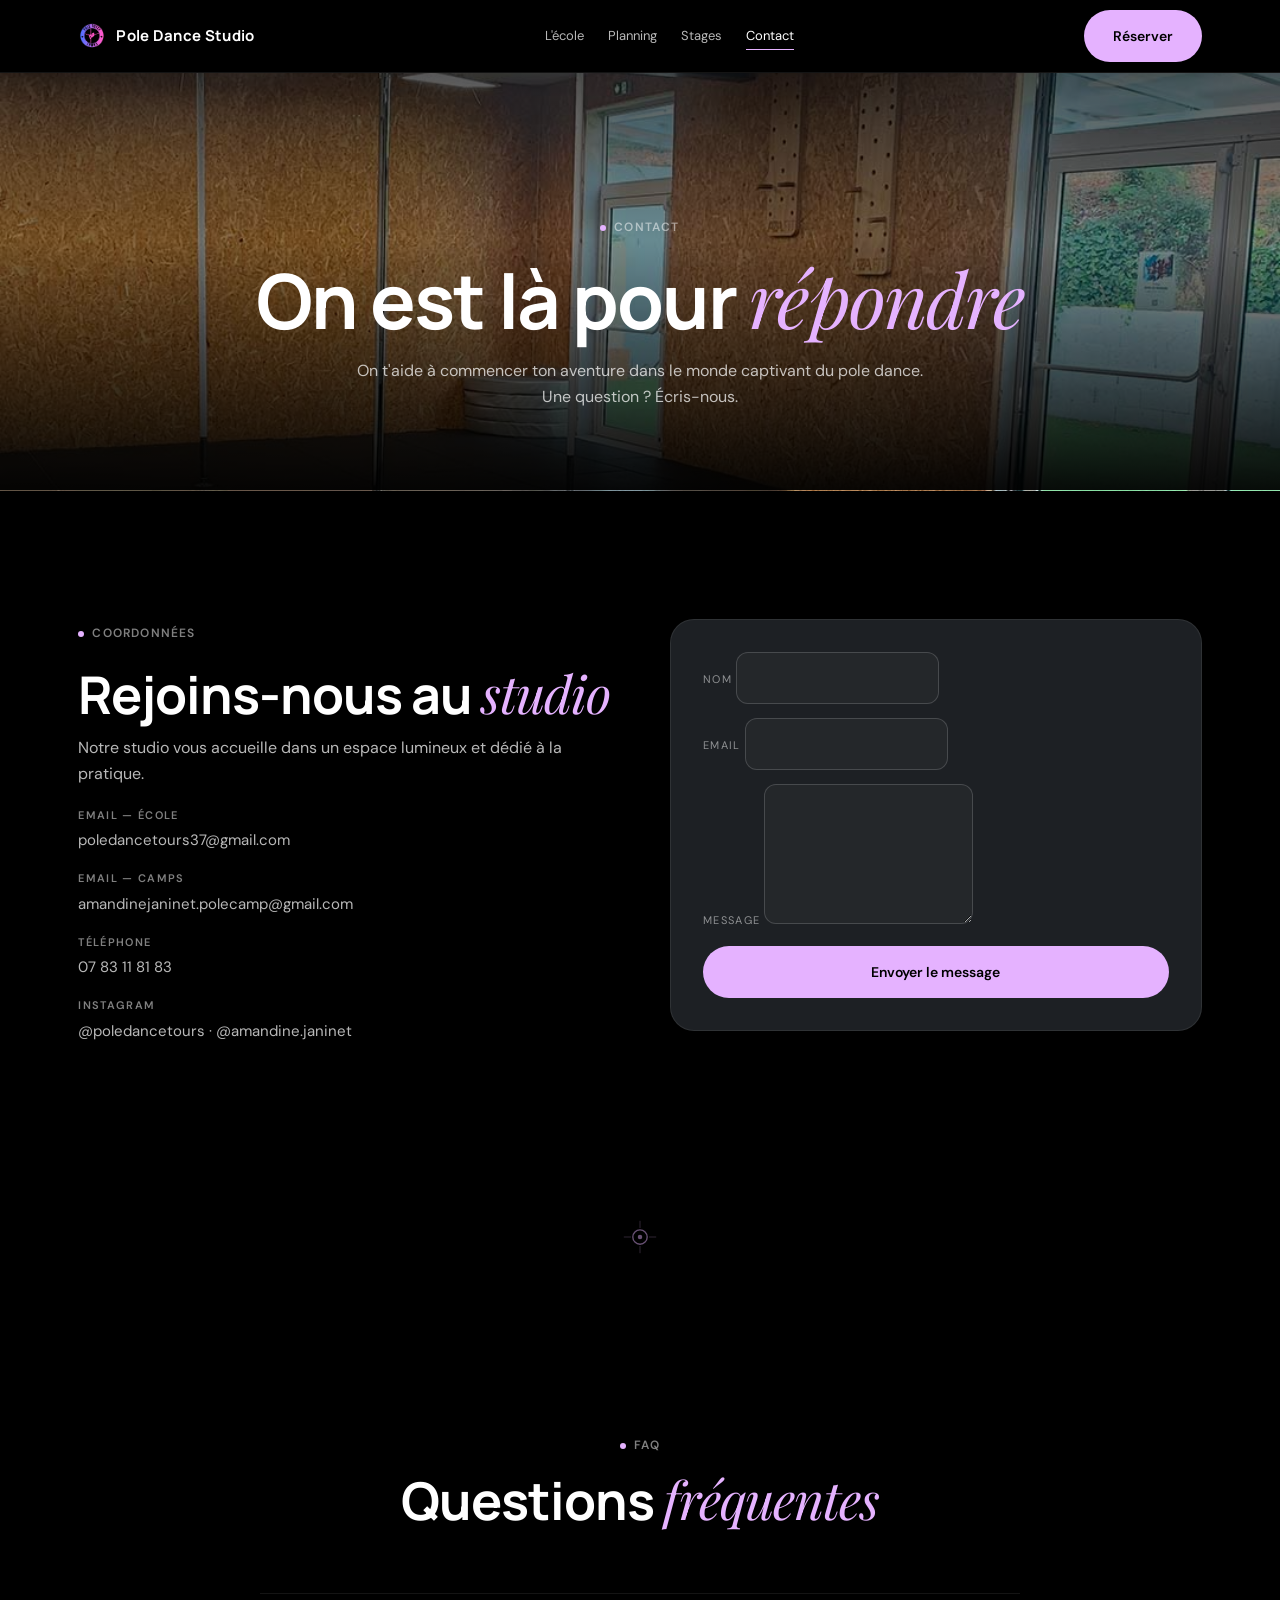
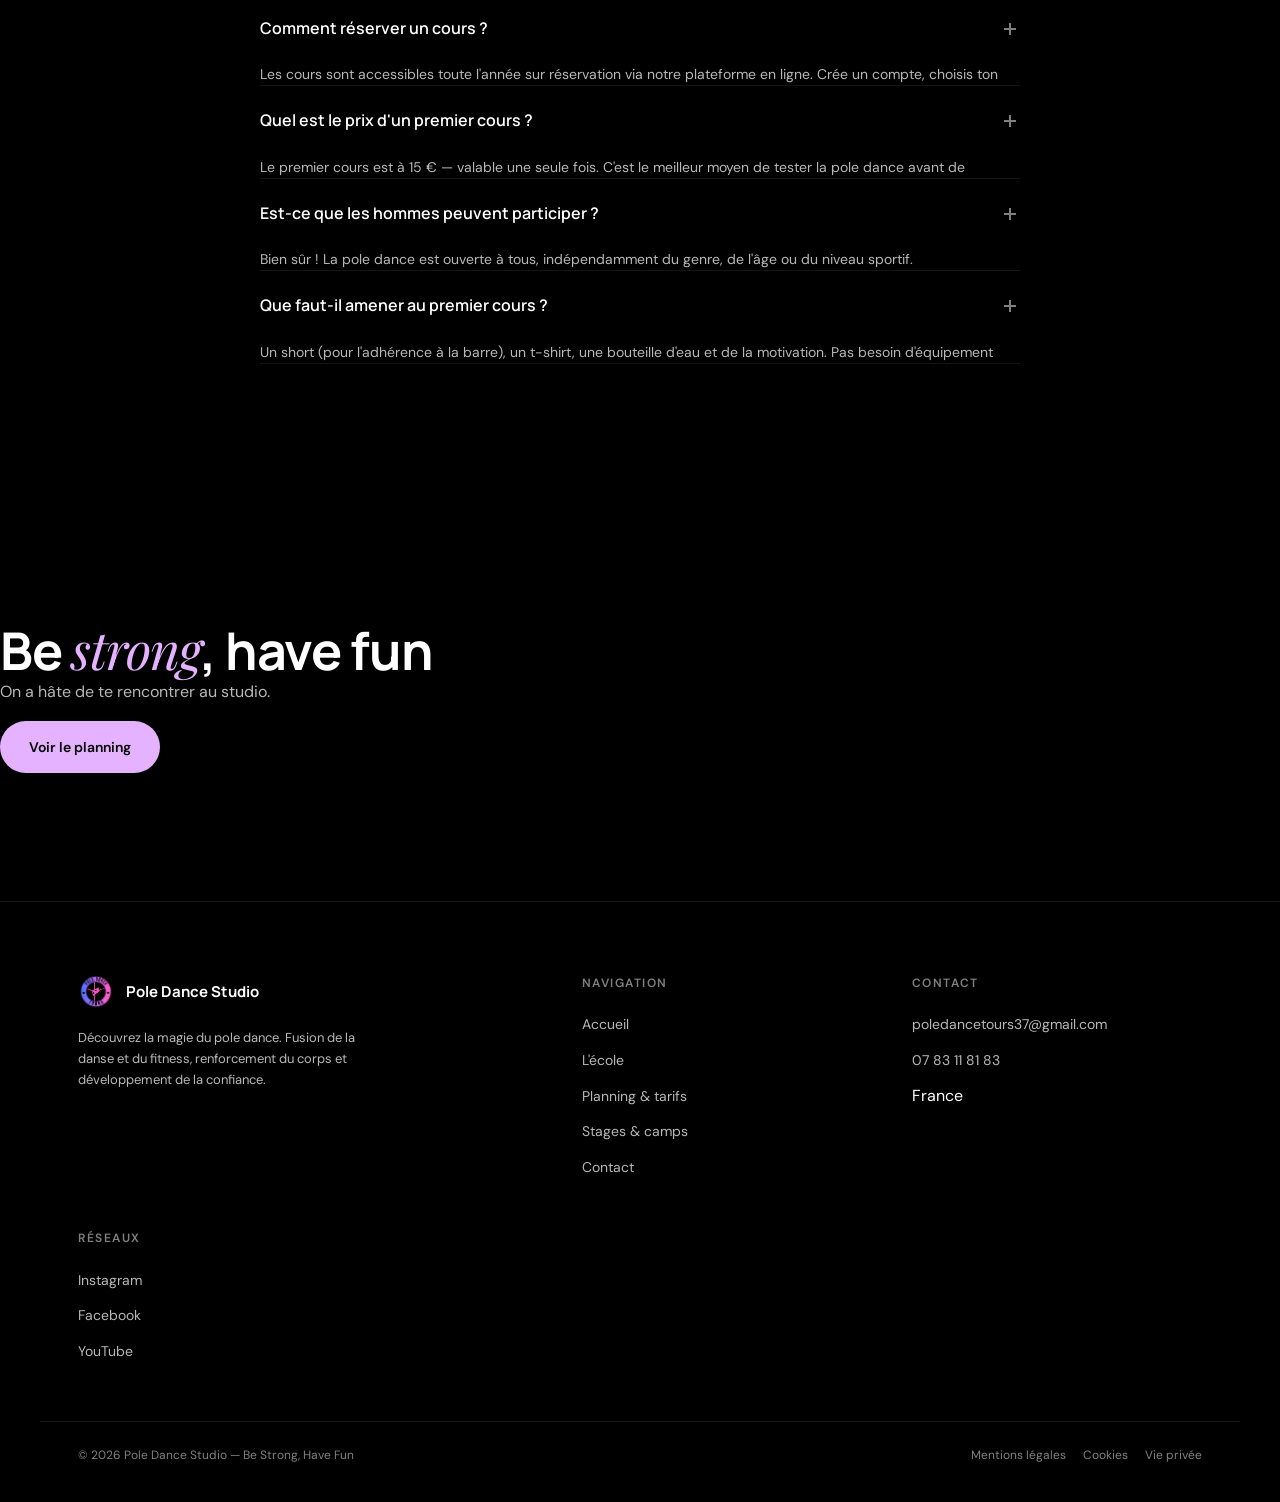
<file: contact.html>
<!doctype html>
<html lang="fr">
<head>
  <meta charset="utf-8">
  <meta name="viewport" content="width=device-width, initial-scale=1">
  <title>Contact — Pole Dance Studio</title>
  <meta name="description" content="Contactez Pole Dance Studio : téléphone, email et formulaire pour commencer votre aventure pole dance.">
  <link rel="icon" href="assets/images/logo-square-300.png">
  <link rel="preconnect" href="https://fonts.googleapis.com">
  <link rel="preconnect" href="https://fonts.gstatic.com" crossorigin>
  <link rel="stylesheet" href="https://fonts.googleapis.com/css2?family=Manrope:wght@400;500;600;700;800&family=DM+Sans:ital,wght@0,400;0,500;0,700;1,400;1,700&family=Playfair+Display:ital,wght@0,400;0,700;1,400;1,700&display=swap">
  <link rel="stylesheet" href="assets/css/style.css">
</head>
<body>

  <div class="nav-wrap">
    <header class="nav">
      <a class="nav__logo" href="index.html">
        <img src="assets/images/logo-square-300.png" alt="" width="28" height="28">
        <span>Pole Dance Studio</span>
      </a>
      <nav class="nav__links" id="nav-links" aria-label="Navigation principale">
        <a href="ecole.html">L'école</a>
        <a href="planning.html">Planning</a>
        <a href="stages.html">Stages</a>
        <a href="contact.html" class="is-active">Contact</a>
      </nav>
      <div class="nav__cta">
        <a class="btn btn--primary" href="planning.html">Réserver</a>
        <button class="nav__burger" aria-label="Menu" aria-expanded="false" aria-controls="nav-links"><span aria-hidden="true"></span></button>
      </div>
    </header>
  </div>

  <!-- PAGE HERO -->
  <section class="page-hero" style="background-image: url('assets/images/studio-parc-beauregard.jpg')">
    <div class="page-hero__inner">
      <span class="eyebrow" data-reveal="fade-up"><span class="dot" aria-hidden="true"></span> Contact</span>
      <h1 data-reveal="fade-up" data-reveal-delay="80">On est là pour <em>répondre</em></h1>
      <p data-reveal="fade-up" data-reveal-delay="160">On t'aide à commencer ton aventure dans le monde captivant du pole dance. Une question ? Écris-nous.</p>
    </div>
  </section>

  <!-- CONTACT -->
  <section>
    <div class="container">
      <div class="contact-grid">
        <div class="contact-info" data-reveal="slide-left">
          <span class="eyebrow"><span class="dot" aria-hidden="true"></span> Coordonnées</span>
          <h2 style="margin:20px 0 12px;">Rejoins-nous au <em>studio</em></h2>
          <p>Notre studio vous accueille dans un espace lumineux et dédié à la pratique.</p>
          <ul>
            <li>
              <div>
                <strong>Email — école</strong>
                <a href="mailto:poledancetours37@gmail.com">poledancetours37@gmail.com</a>
              </div>
            </li>
            <li>
              <div>
                <strong>Email — camps</strong>
                <a href="mailto:amandinejaninet.polecamp@gmail.com">amandinejaninet.polecamp@gmail.com</a>
              </div>
            </li>
            <li>
              <div>
                <strong>Téléphone</strong>
                <a href="tel:+33783118183">07 83 11 81 83</a>
              </div>
            </li>
            <li>
              <div>
                <strong>Instagram</strong>
                <a href="https://instagram.com/poledancetours" target="_blank" rel="noopener">@poledancetours</a> · <a href="https://instagram.com/amandine.janinet" target="_blank" rel="noopener">@amandine.janinet</a>
              </div>
            </li>
          </ul>
        </div>
        <form class="contact-form" data-reveal="slide-right">
          <div>
            <label for="name">Nom</label>
            <input id="name" type="text" required>
          </div>
          <div>
            <label for="email">Email</label>
            <input id="email" type="email" required>
          </div>
          <div>
            <label for="message">Message</label>
            <textarea id="message" required></textarea>
          </div>
          <button type="submit" class="btn btn--primary">Envoyer le message</button>
        </form>
      </div>
    </div>
  </section>

  <div class="section-divider" data-reveal="scale-in">
    <svg viewBox="0 0 40 40" fill="none" xmlns="http://www.w3.org/2000/svg"><circle cx="20" cy="20" r="8" stroke="currentColor" stroke-width="1.5"/><circle cx="20" cy="20" r="2.5" fill="currentColor"/><line x1="20" y1="2" x2="20" y2="10" stroke="currentColor" stroke-width="1" opacity=".5"/><line x1="20" y1="30" x2="20" y2="38" stroke="currentColor" stroke-width="1" opacity=".5"/><line x1="2" y1="20" x2="10" y2="20" stroke="currentColor" stroke-width="1" opacity=".5"/><line x1="30" y1="20" x2="38" y2="20" stroke="currentColor" stroke-width="1" opacity=".5"/></svg>
  </div>

  <!-- FAQ -->
  <section>
    <div class="container">
      <div class="section-head">
        <span class="eyebrow" data-reveal="fade-up"><span class="dot" aria-hidden="true"></span> FAQ</span>
        <h2 data-reveal="fade-up" data-reveal-delay="80">Questions <em>fréquentes</em></h2>
      </div>
      <div class="faq-list">
        <div class="faq-item" data-reveal="fade-up">
          <button class="faq-q">Comment réserver un cours ?</button>
          <div class="faq-a"><p>Les cours sont accessibles toute l'année sur réservation via notre plateforme en ligne. Crée un compte, choisis ton créneau et règle en ligne. Annulations 24h à l'avance.</p></div>
        </div>
        <div class="faq-item" data-reveal="fade-up" data-reveal-delay="50">
          <button class="faq-q">Quel est le prix d'un premier cours ?</button>
          <div class="faq-a"><p>Le premier cours est à 15 € — valable une seule fois. C'est le meilleur moyen de tester la pole dance avant de s'engager sur un abonnement.</p></div>
        </div>
        <div class="faq-item" data-reveal="fade-up" data-reveal-delay="100">
          <button class="faq-q">Est-ce que les hommes peuvent participer ?</button>
          <div class="faq-a"><p>Bien sûr ! La pole dance est ouverte à tous, indépendamment du genre, de l'âge ou du niveau sportif.</p></div>
        </div>
        <div class="faq-item" data-reveal="fade-up" data-reveal-delay="150">
          <button class="faq-q">Que faut-il amener au premier cours ?</button>
          <div class="faq-a"><p>Un short (pour l'adhérence à la barre), un t-shirt, une bouteille d'eau et de la motivation. Pas besoin d'équipement spécial.</p></div>
        </div>
      </div>
    </div>
  </section>

  <!-- CTA -->
  <section>
    <div class="cta-banner" data-reveal="fade-up">
      <h2>Be <em>strong</em>, have fun</h2>
      <p>On a hâte de te rencontrer au studio.</p>
      <a class="btn btn--primary" href="planning.html">Voir le planning</a>
    </div>
  </section>

  <footer class="site-footer" data-reveal="fade-in">
    <div class="footer-grid">
      <div class="footer__about">
        <div class="footer__brand">
          <img src="assets/images/logo-square-300.png" alt="" width="36" height="36" loading="lazy" decoding="async">
          <span>Pole Dance Studio</span>
        </div>
        <p>Découvrez la magie du pole dance. Fusion de la danse et du fitness, renforcement du corps et développement de la confiance.</p>
      </div>
      <div>
        <h4>Navigation</h4>
        <ul>
          <li><a href="index.html">Accueil</a></li>
          <li><a href="ecole.html">L'école</a></li>
          <li><a href="planning.html">Planning &amp; tarifs</a></li>
          <li><a href="stages.html">Stages &amp; camps</a></li>
          <li><a href="contact.html">Contact</a></li>
        </ul>
      </div>
      <div>
        <h4>Contact</h4>
        <ul>
          <li><a href="mailto:poledancetours37@gmail.com">poledancetours37@gmail.com</a></li>
          <li><a href="tel:+33783118183">07 83 11 81 83</a></li>
          <li>France</li>
        </ul>
      </div>
      <div>
        <h4>Réseaux</h4>
        <ul>
          <li><a href="https://instagram.com/poledancetours" target="_blank" rel="noopener">Instagram</a></li>
          <li><a href="#" target="_blank" rel="noopener">Facebook</a></li>
          <li><a href="#" target="_blank" rel="noopener">YouTube</a></li>
        </ul>
      </div>
    </div>
    <div class="footer__bottom">
      <span>© 2026 Pole Dance Studio — Be Strong, Have Fun</span>
      <div>
        <a href="#">Mentions légales</a>
        <a href="#">Cookies</a>
        <a href="#">Vie privée</a>
      </div>
    </div>
  </footer>

  <script src="assets/js/main.js"></script>
</body>
</html>
</file>
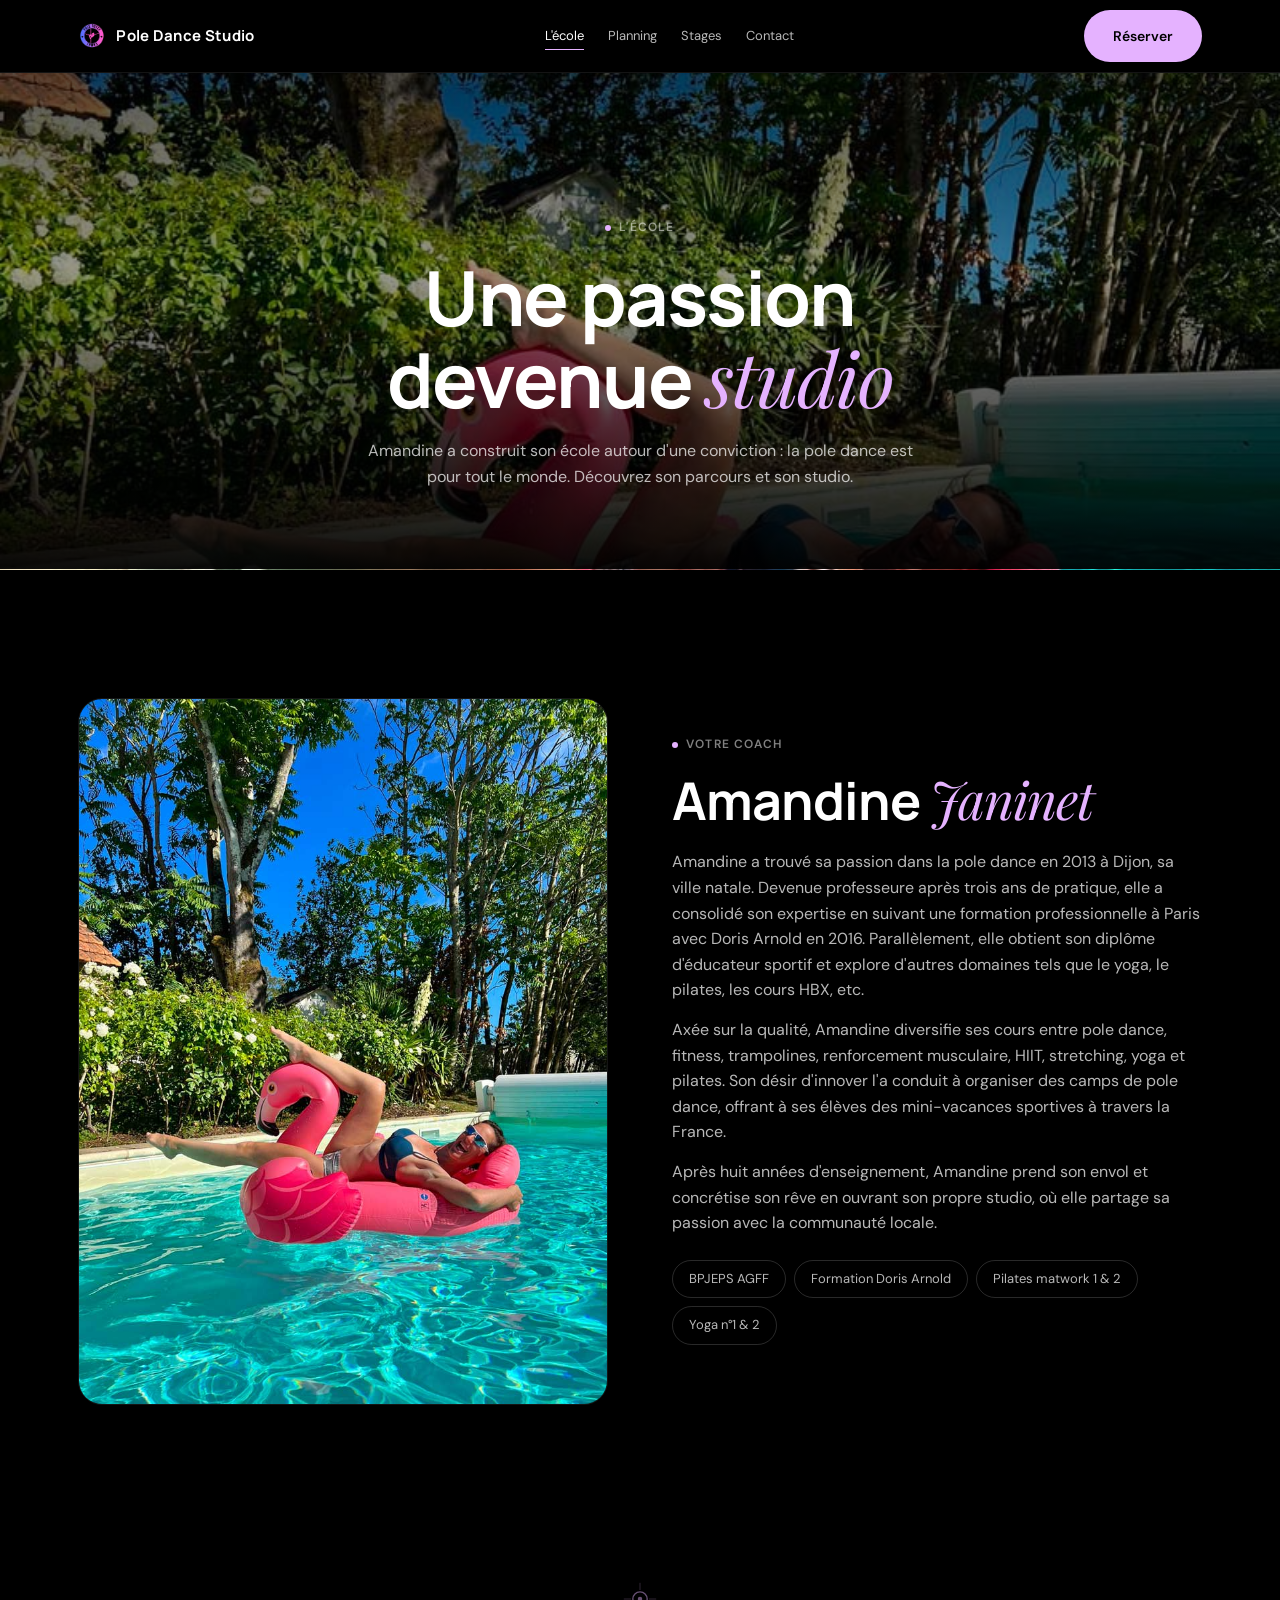
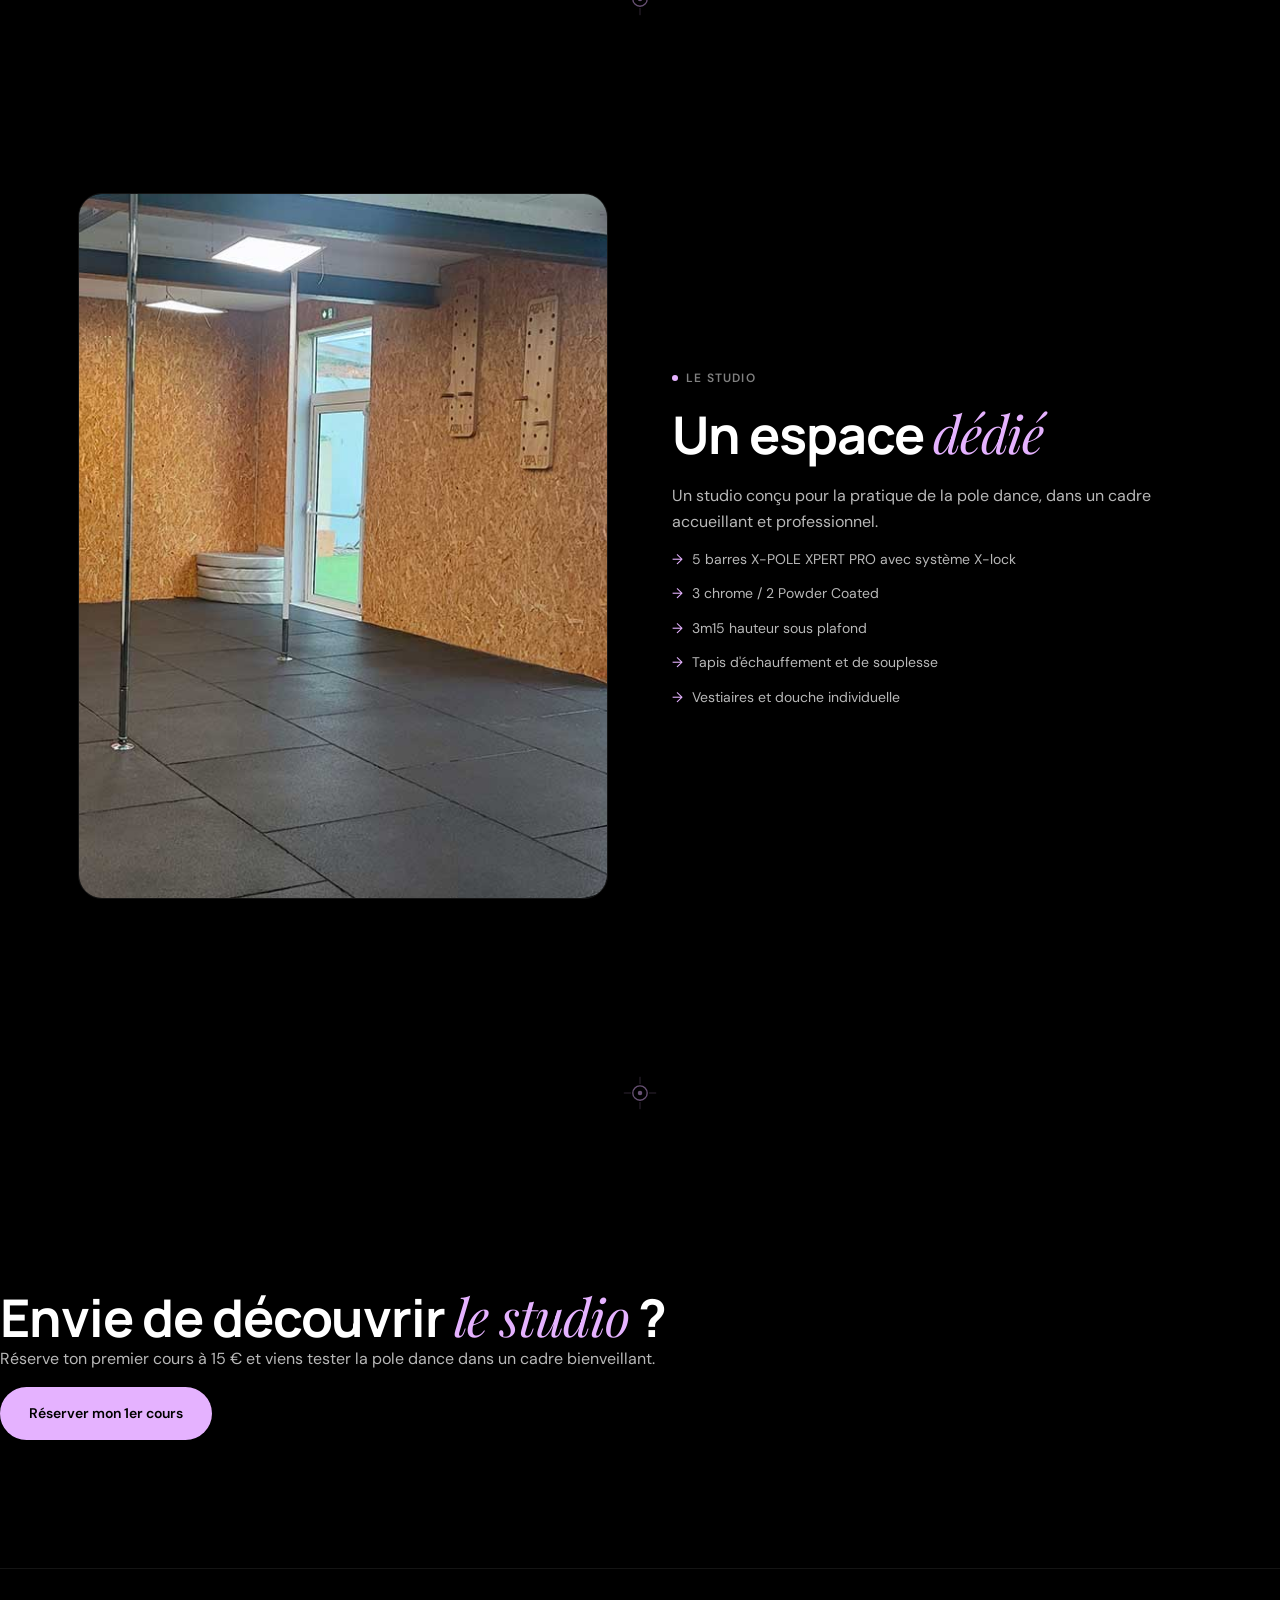
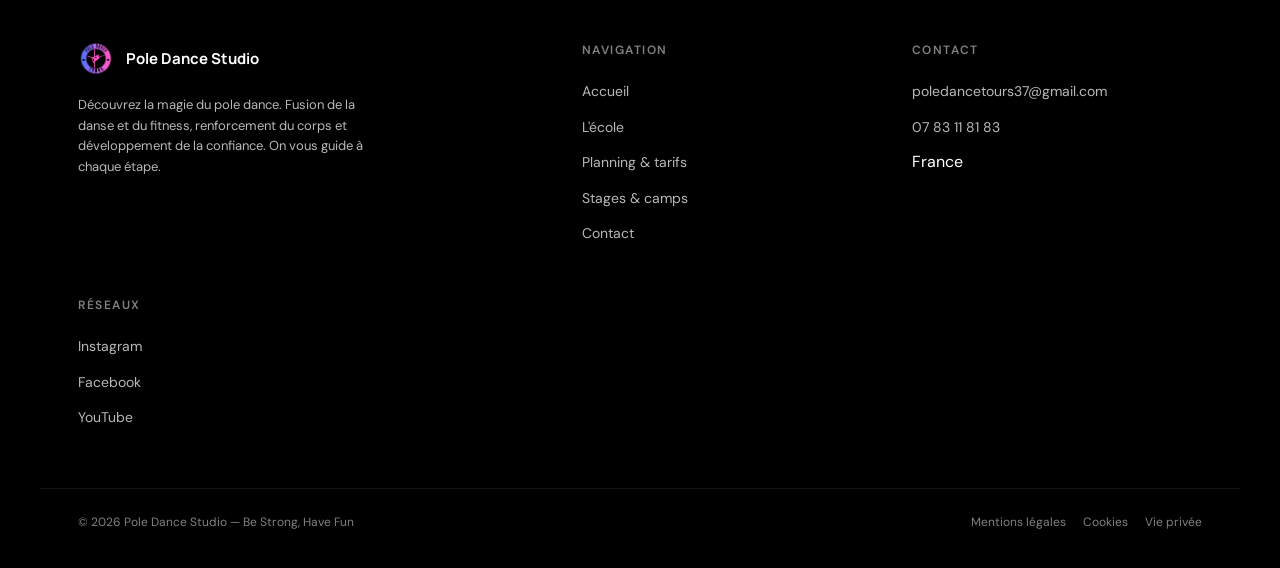
<file: ecole.html>
<!doctype html>
<html lang="fr">
<head>
  <meta charset="utf-8">
  <meta name="viewport" content="width=device-width, initial-scale=1">
  <title>L'école — Pole Dance Studio</title>
  <meta name="description" content="Découvrez Amandine Janinet, fondatrice du Pole Dance Studio, et son studio équipé de 5 barres X-POLE XPERT PRO.">
  <link rel="icon" href="assets/images/logo-square-300.png">
  <link rel="preconnect" href="https://fonts.googleapis.com">
  <link rel="preconnect" href="https://fonts.gstatic.com" crossorigin>
  <link rel="stylesheet" href="https://fonts.googleapis.com/css2?family=Manrope:wght@400;500;600;700;800&family=DM+Sans:ital,wght@0,400;0,500;0,700;1,400;1,700&family=Playfair+Display:ital,wght@0,400;0,700;1,400;1,700&display=swap">
  <link rel="stylesheet" href="assets/css/style.css">
</head>
<body>

  <!-- NAV -->
  <div class="nav-wrap">
    <header class="nav">
      <a class="nav__logo" href="index.html">
        <img src="assets/images/logo-square-300.png" alt="" width="28" height="28">
        <span>Pole Dance Studio</span>
      </a>
      <nav class="nav__links" id="nav-links" aria-label="Navigation principale">
        <a href="ecole.html" class="is-active">L'école</a>
        <a href="planning.html">Planning</a>
        <a href="stages.html">Stages</a>
        <a href="contact.html">Contact</a>
      </nav>
      <div class="nav__cta">
        <a class="btn btn--primary" href="planning.html">Réserver</a>
        <button class="nav__burger" aria-label="Menu" aria-expanded="false" aria-controls="nav-links"><span aria-hidden="true"></span></button>
      </div>
    </header>
  </div>

  <!-- PAGE HERO -->
  <section class="page-hero" style="background-image:url('assets/images/amandine-portrait-ecole.jpg'); background-size:cover; background-position:center;">
    <span class="eyebrow" data-reveal="fade-up"><span class="dot" aria-hidden="true"></span> L'école</span>
    <h1 data-reveal="fade-up" data-reveal-delay="80">Une passion devenue <em>studio</em></h1>
    <p data-reveal="fade-up" data-reveal-delay="160">Amandine a construit son école autour d'une conviction : la pole dance est pour tout le monde. Découvrez son parcours et son studio.</p>
  </section>

  <!-- AMANDINE BIO -->
  <section>
    <div class="container">
      <div class="split">
        <div class="split__visual" data-reveal="slide-left">
          <img src="assets/images/amandine-portrait-ecole.jpg" alt="Amandine Janinet, fondatrice du Pole Dance Studio" width="600" height="800" loading="lazy" decoding="async">
        </div>
        <div class="split__content" data-reveal="slide-right">
          <span class="eyebrow"><span class="dot" aria-hidden="true"></span> Votre coach</span>
          <h2>Amandine <em>Janinet</em></h2>
          <p>Amandine a trouvé sa passion dans la pole dance en 2013 à Dijon, sa ville natale. Devenue professeure après trois ans de pratique, elle a consolidé son expertise en suivant une formation professionnelle à Paris avec Doris Arnold en 2016. Parallèlement, elle obtient son diplôme d'éducateur sportif et explore d'autres domaines tels que le yoga, le pilates, les cours HBX, etc.</p>
          <p>Axée sur la qualité, Amandine diversifie ses cours entre pole dance, fitness, trampolines, renforcement musculaire, HIIT, stretching, yoga et pilates. Son désir d'innover l'a conduit à organiser des camps de pole dance, offrant à ses élèves des mini-vacances sportives à travers la France.</p>
          <p>Après huit années d'enseignement, Amandine prend son envol et concrétise son rêve en ouvrant son propre studio, où elle partage sa passion avec la communauté locale.</p>
          <div class="chip-list">
            <span class="chip">BPJEPS AGFF</span>
            <span class="chip">Formation Doris Arnold</span>
            <span class="chip">Pilates matwork 1 &amp; 2</span>
            <span class="chip">Yoga n°1 &amp; 2</span>
          </div>
        </div>
      </div>
    </div>
  </section>

  <div class="section-divider" data-reveal="scale-in">
    <svg viewBox="0 0 40 40" fill="none" xmlns="http://www.w3.org/2000/svg"><circle cx="20" cy="20" r="8" stroke="currentColor" stroke-width="1.5"/><circle cx="20" cy="20" r="2.5" fill="currentColor"/><line x1="20" y1="2" x2="20" y2="10" stroke="currentColor" stroke-width="1" opacity=".5"/><line x1="20" y1="30" x2="20" y2="38" stroke="currentColor" stroke-width="1" opacity=".5"/><line x1="2" y1="20" x2="10" y2="20" stroke="currentColor" stroke-width="1" opacity=".5"/><line x1="30" y1="20" x2="38" y2="20" stroke="currentColor" stroke-width="1" opacity=".5"/></svg>
  </div>

  <!-- LE STUDIO -->
  <section>
    <div class="container">
      <div class="split">
        <div class="split__visual" data-reveal="slide-left">
          <img src="assets/images/studio-parc-beauregard.jpg" alt="Le studio Pole Dance Studio" width="600" height="800" loading="lazy" decoding="async">
        </div>
        <div class="split__content" data-reveal="slide-right">
          <span class="eyebrow"><span class="dot" aria-hidden="true"></span> Le studio</span>
          <h2>Un espace <em>dédié</em></h2>
          <p>Un studio conçu pour la pratique de la pole dance, dans un cadre accueillant et professionnel.</p>
          <ul style="list-style:none; padding:0; margin:0 0 20px; display:grid; gap:12px;">
            <li style="font-size:0.875rem; color:var(--text-muted); padding-left:20px; position:relative;"><span style="position:absolute; left:0; color:var(--accent);">→</span> 5 barres X-POLE XPERT PRO avec système X-lock</li>
            <li style="font-size:0.875rem; color:var(--text-muted); padding-left:20px; position:relative;"><span style="position:absolute; left:0; color:var(--accent);">→</span> 3 chrome / 2 Powder Coated</li>
            <li style="font-size:0.875rem; color:var(--text-muted); padding-left:20px; position:relative;"><span style="position:absolute; left:0; color:var(--accent);">→</span> 3m15 hauteur sous plafond</li>
            <li style="font-size:0.875rem; color:var(--text-muted); padding-left:20px; position:relative;"><span style="position:absolute; left:0; color:var(--accent);">→</span> Tapis d'échauffement et de souplesse</li>
            <li style="font-size:0.875rem; color:var(--text-muted); padding-left:20px; position:relative;"><span style="position:absolute; left:0; color:var(--accent);">→</span> Vestiaires et douche individuelle</li>
          </ul>
        </div>
      </div>
    </div>
  </section>

  <div class="section-divider" data-reveal="scale-in">
    <svg viewBox="0 0 40 40" fill="none" xmlns="http://www.w3.org/2000/svg"><circle cx="20" cy="20" r="8" stroke="currentColor" stroke-width="1.5"/><circle cx="20" cy="20" r="2.5" fill="currentColor"/><line x1="20" y1="2" x2="20" y2="10" stroke="currentColor" stroke-width="1" opacity=".5"/><line x1="20" y1="30" x2="20" y2="38" stroke="currentColor" stroke-width="1" opacity=".5"/><line x1="2" y1="20" x2="10" y2="20" stroke="currentColor" stroke-width="1" opacity=".5"/><line x1="30" y1="20" x2="38" y2="20" stroke="currentColor" stroke-width="1" opacity=".5"/></svg>
  </div>

  <!-- CTA BANNER -->
  <section>
    <div class="cta-banner" data-reveal="fade-up">
      <h2>Envie de découvrir <em>le studio</em> ?</h2>
      <p>Réserve ton premier cours à 15 € et viens tester la pole dance dans un cadre bienveillant.</p>
      <a class="btn btn--primary" href="planning.html">Réserver mon 1er cours</a>
    </div>
  </section>

  <!-- FOOTER -->
  <footer class="site-footer" data-reveal="fade-in">
    <div class="footer-grid">
      <div class="footer__about">
        <div class="footer__brand">
          <img src="assets/images/logo-square-300.png" alt="" width="36" height="36" loading="lazy" decoding="async">
          <span>Pole Dance Studio</span>
        </div>
        <p>Découvrez la magie du pole dance. Fusion de la danse et du fitness, renforcement du corps et développement de la confiance. On vous guide à chaque étape.</p>
      </div>
      <div>
        <h4>Navigation</h4>
        <ul>
          <li><a href="index.html">Accueil</a></li>
          <li><a href="ecole.html">L'école</a></li>
          <li><a href="planning.html">Planning &amp; tarifs</a></li>
          <li><a href="stages.html">Stages &amp; camps</a></li>
          <li><a href="contact.html">Contact</a></li>
        </ul>
      </div>
      <div>
        <h4>Contact</h4>
        <ul>
          <li><a href="mailto:poledancetours37@gmail.com">poledancetours37@gmail.com</a></li>
          <li><a href="tel:+33783118183">07 83 11 81 83</a></li>
          <li>France</li>
        </ul>
      </div>
      <div>
        <h4>Réseaux</h4>
        <ul>
          <li><a href="https://instagram.com/poledancetours" target="_blank" rel="noopener">Instagram</a></li>
          <li><a href="#" target="_blank" rel="noopener">Facebook</a></li>
          <li><a href="#" target="_blank" rel="noopener">YouTube</a></li>
        </ul>
      </div>
    </div>
    <div class="footer__bottom">
      <span>&copy; 2026 Pole Dance Studio — Be Strong, Have Fun</span>
      <div>
        <a href="#">Mentions légales</a>
        <a href="#">Cookies</a>
        <a href="#">Vie privée</a>
      </div>
    </div>
  </footer>

  <script src="assets/js/main.js"></script>
</body>
</html>
</file>
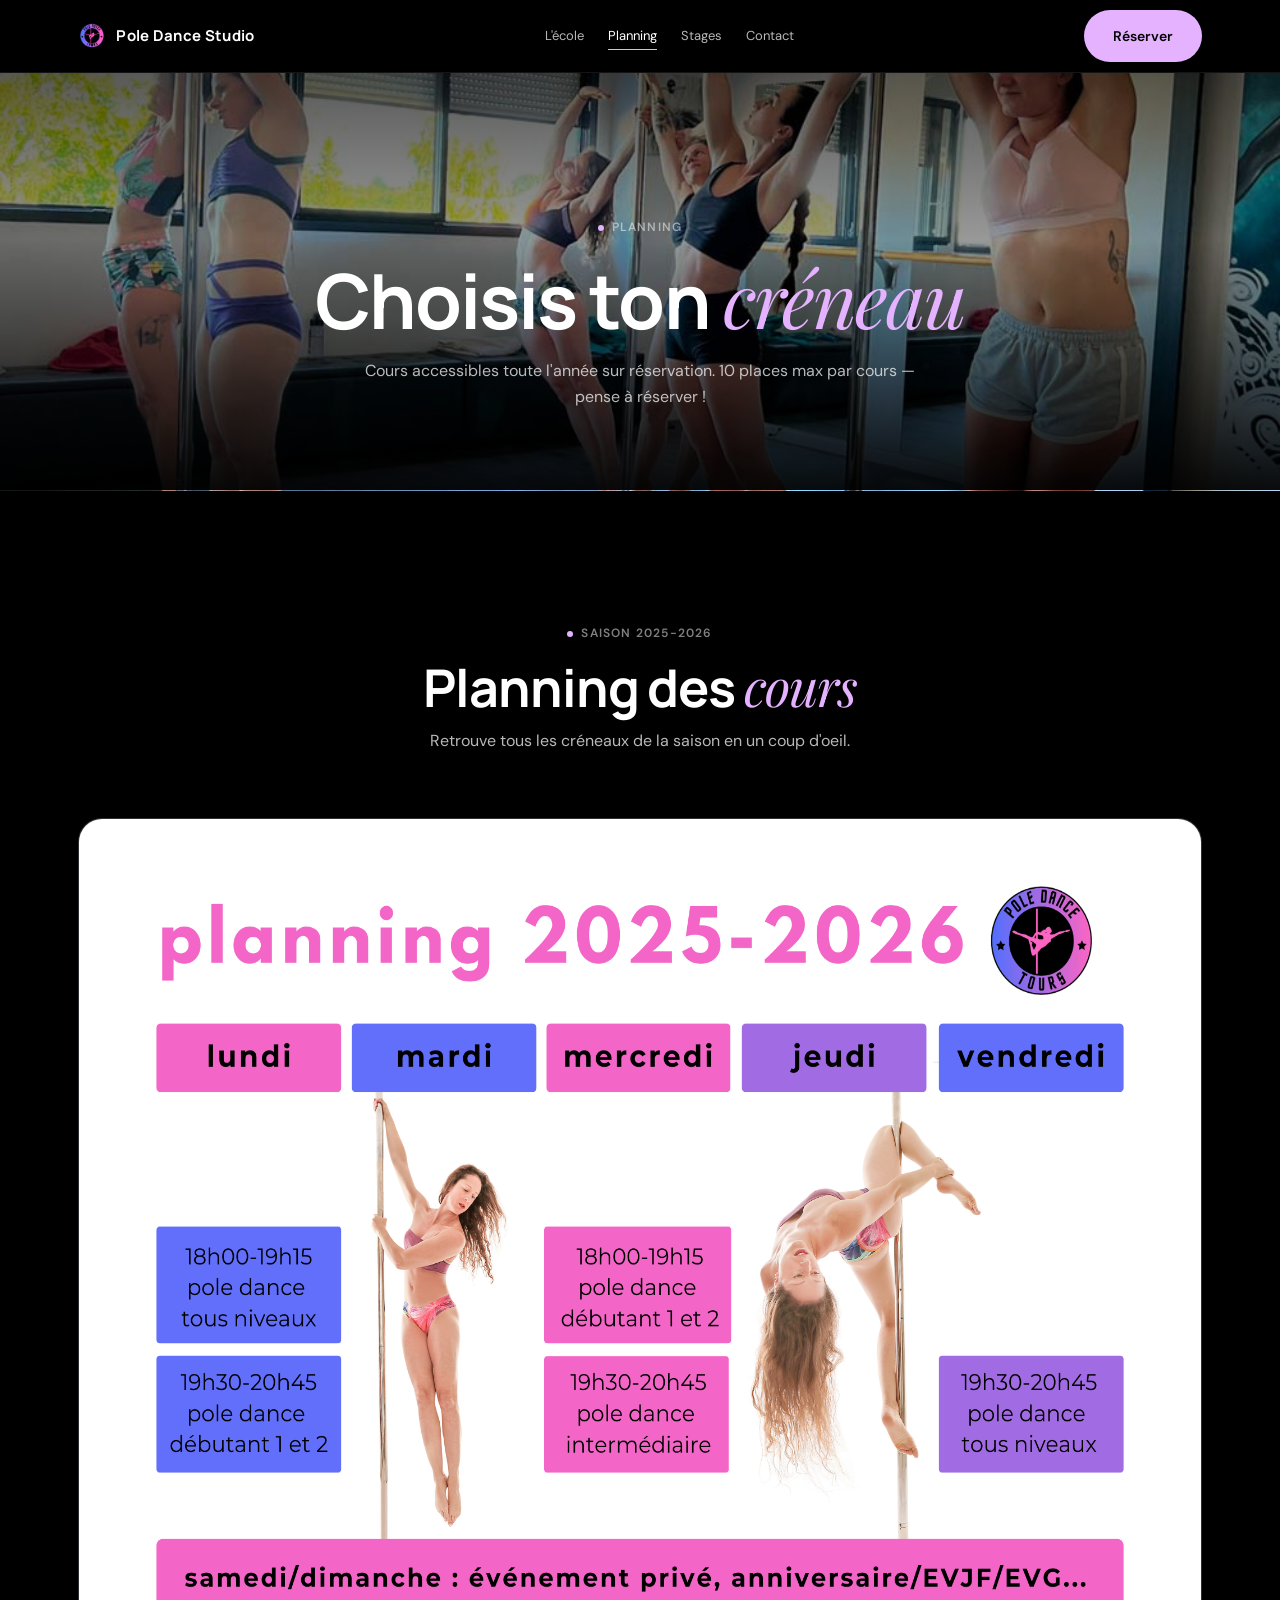
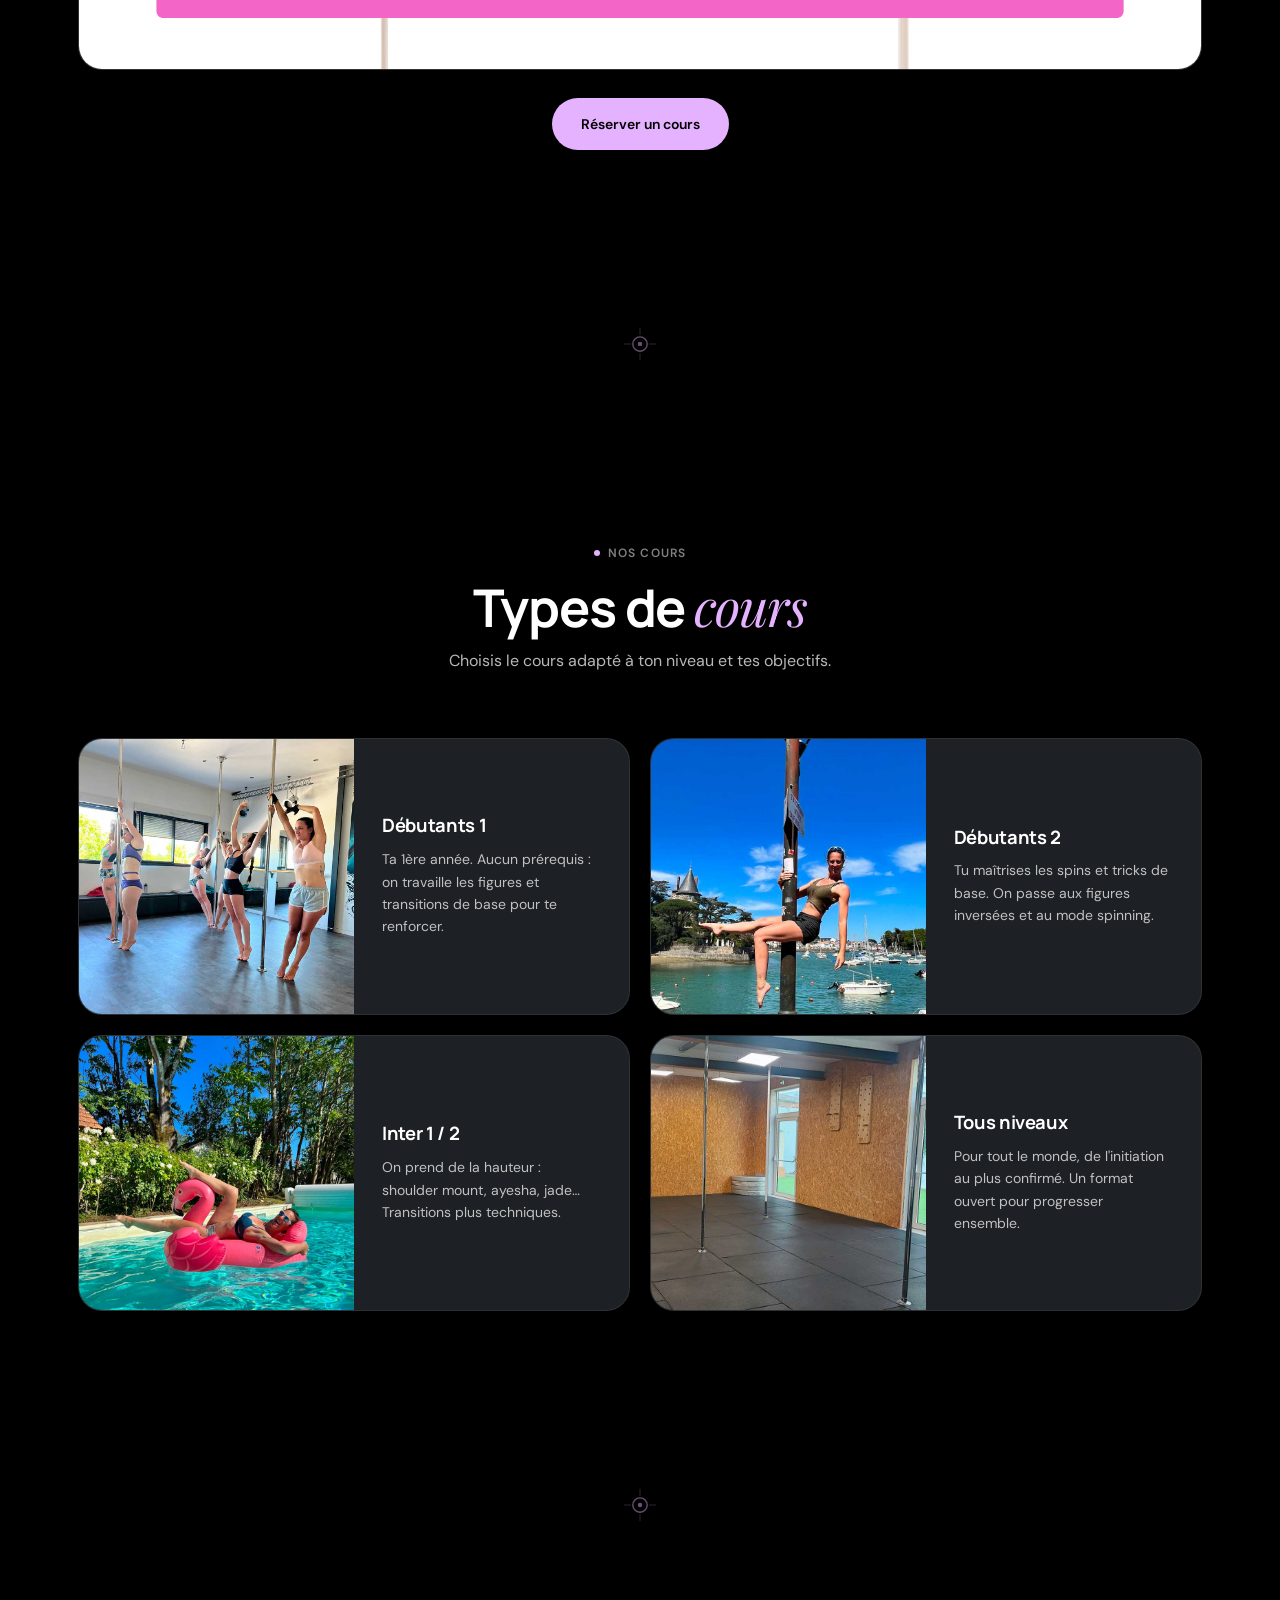
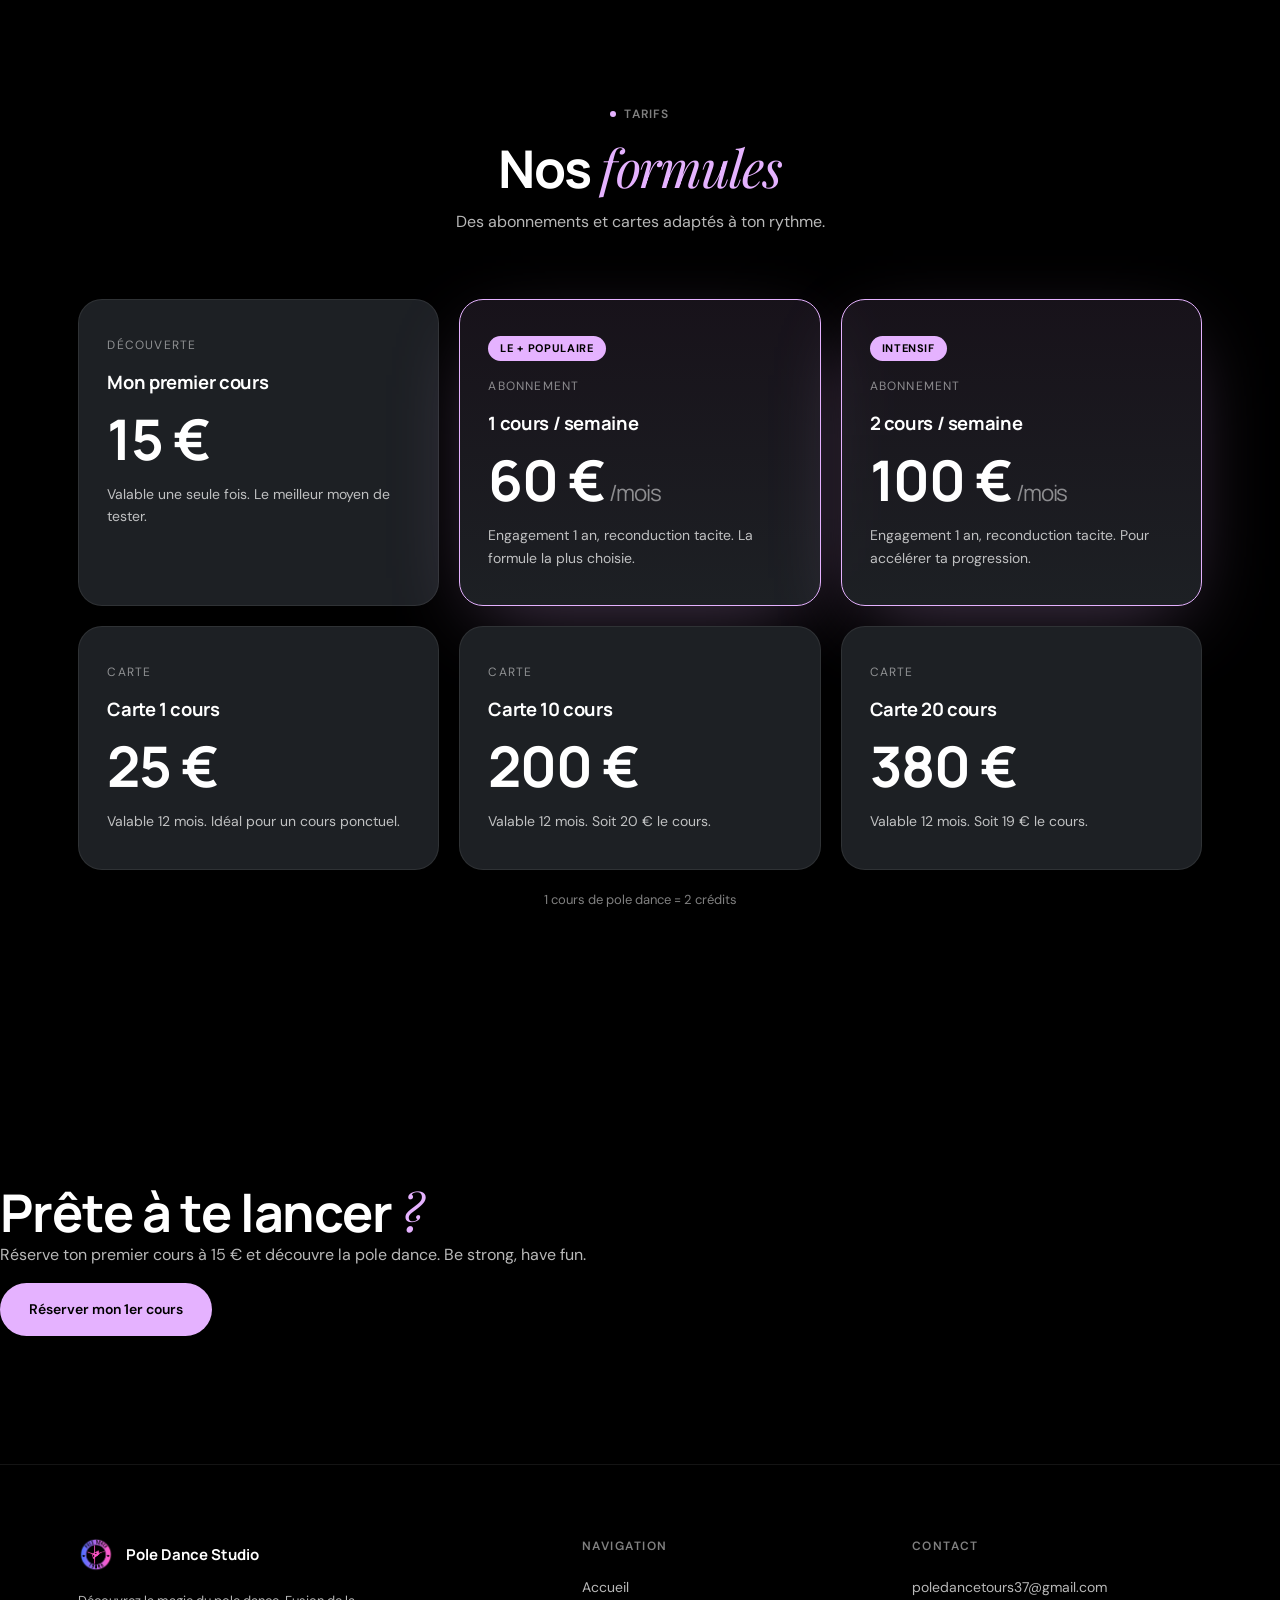
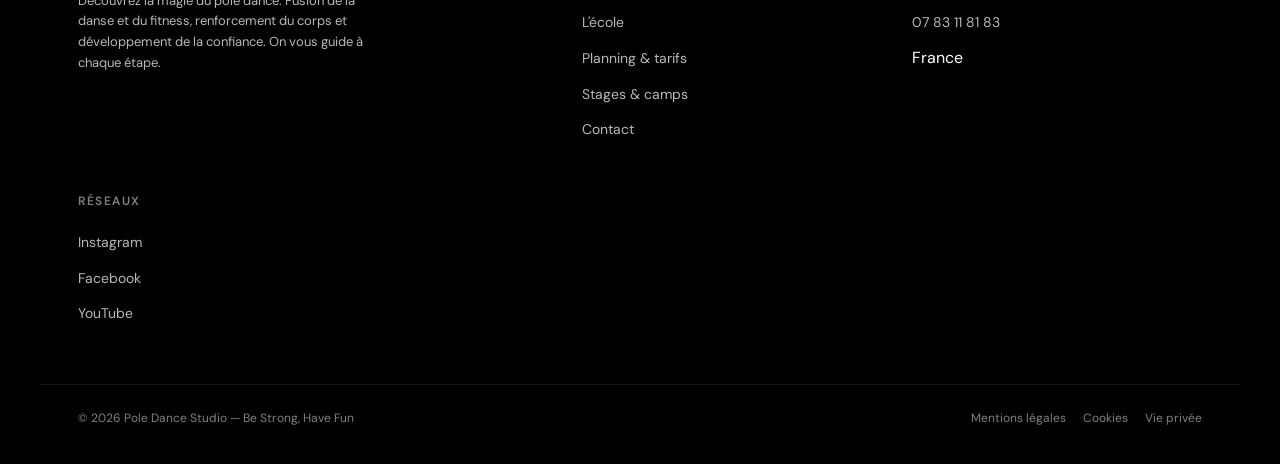
<file: planning.html>
<!doctype html>
<html lang="fr">
<head>
  <meta charset="utf-8">
  <meta name="viewport" content="width=device-width, initial-scale=1">
  <title>Planning &amp; Tarifs — Pole Dance Studio</title>
  <meta name="description" content="Consultez le planning des cours de pole dance et nos tarifs. Abonnements, cartes de cours et premier cours à 15 €.">
  <link rel="icon" href="assets/images/logo-square-300.png">
  <link rel="preconnect" href="https://fonts.googleapis.com">
  <link rel="preconnect" href="https://fonts.gstatic.com" crossorigin>
  <link rel="stylesheet" href="https://fonts.googleapis.com/css2?family=Manrope:wght@400;500;600;700;800&family=DM+Sans:ital,wght@0,400;0,500;0,700;1,400;1,700&family=Playfair+Display:ital,wght@0,400;0,700;1,400;1,700&display=swap">
  <link rel="stylesheet" href="assets/css/style.css">
</head>
<body>

  <!-- NAV -->
  <div class="nav-wrap">
    <header class="nav">
      <a class="nav__logo" href="index.html">
        <img src="assets/images/logo-square-300.png" alt="" width="28" height="28">
        <span>Pole Dance Studio</span>
      </a>
      <nav class="nav__links" id="nav-links" aria-label="Navigation principale">
        <a href="ecole.html">L'école</a>
        <a href="planning.html" class="is-active">Planning</a>
        <a href="stages.html">Stages</a>
        <a href="contact.html">Contact</a>
      </nav>
      <div class="nav__cta">
        <a class="btn btn--primary" href="planning.html">Réserver</a>
        <button class="nav__burger" aria-label="Menu" aria-expanded="false" aria-controls="nav-links"><span aria-hidden="true"></span></button>
      </div>
    </header>
  </div>

  <!-- PAGE HERO -->
  <section class="page-hero" style="background-image:url('assets/images/home-cours-pole-dance.jpg'); background-size:cover; background-position:center;">
    <span class="eyebrow" data-reveal="fade-up"><span class="dot" aria-hidden="true"></span> Planning</span>
    <h1 data-reveal="fade-up" data-reveal-delay="80">Choisis ton <em>créneau</em></h1>
    <p data-reveal="fade-up" data-reveal-delay="160">Cours accessibles toute l'année sur réservation. 10 places max par cours — pense à réserver !</p>
  </section>

  <!-- SCHEDULE IMAGE -->
  <section>
    <div class="container">
      <div class="section-head">
        <span class="eyebrow" data-reveal="fade-up"><span class="dot" aria-hidden="true"></span> Saison 2025-2026</span>
        <h2 data-reveal="fade-up" data-reveal-delay="80">Planning des <em>cours</em></h2>
        <p data-reveal="fade-up" data-reveal-delay="160">Retrouve tous les créneaux de la saison en un coup d'oeil.</p>
      </div>
      <div class="schedule-img" data-reveal="fade-up">
        <img src="assets/images/planning-2025-2026.png" alt="Planning 2025-2026" width="1200" height="850" loading="lazy" decoding="async">
      </div>
      <div style="text-align:center; margin-top:28px;">
        <a class="btn btn--primary" href="contact.html">Réserver un cours</a>
      </div>
    </div>
  </section>

  <div class="section-divider" data-reveal="scale-in">
    <svg viewBox="0 0 40 40" fill="none" xmlns="http://www.w3.org/2000/svg"><circle cx="20" cy="20" r="8" stroke="currentColor" stroke-width="1.5"/><circle cx="20" cy="20" r="2.5" fill="currentColor"/><line x1="20" y1="2" x2="20" y2="10" stroke="currentColor" stroke-width="1" opacity=".5"/><line x1="20" y1="30" x2="20" y2="38" stroke="currentColor" stroke-width="1" opacity=".5"/><line x1="2" y1="20" x2="10" y2="20" stroke="currentColor" stroke-width="1" opacity=".5"/><line x1="30" y1="20" x2="38" y2="20" stroke="currentColor" stroke-width="1" opacity=".5"/></svg>
  </div>

  <!-- CLASS TYPES -->
  <section>
    <div class="container">
      <div class="section-head">
        <span class="eyebrow" data-reveal="fade-up"><span class="dot" aria-hidden="true"></span> Nos cours</span>
        <h2 data-reveal="fade-up" data-reveal-delay="80">Types de <em>cours</em></h2>
        <p data-reveal="fade-up" data-reveal-delay="160">Choisis le cours adapté à ton niveau et tes objectifs.</p>
      </div>
      <div class="classes-grid">
        <article class="class-card" data-reveal="fade-up">
          <div class="class-card__img"><img src="assets/images/home-cours-pole-dance.jpg" alt="" width="480" height="480" loading="lazy" decoding="async"></div>
          <div class="class-card__body">
            <h3>Débutants 1</h3>
            <p>Ta 1ère année. Aucun prérequis : on travaille les figures et transitions de base pour te renforcer.</p>
          </div>
        </article>
        <article class="class-card" data-reveal="fade-up" data-reveal-delay="60">
          <div class="class-card__img"><img src="assets/images/amandine-portrait-home.jpg" alt="" width="480" height="480" loading="lazy" decoding="async"></div>
          <div class="class-card__body">
            <h3>Débutants 2</h3>
            <p>Tu maîtrises les spins et tricks de base. On passe aux figures inversées et au mode spinning.</p>
          </div>
        </article>
        <article class="class-card" data-reveal="fade-up" data-reveal-delay="120">
          <div class="class-card__img"><img src="assets/images/amandine-portrait-ecole.jpg" alt="" width="480" height="480" loading="lazy" decoding="async"></div>
          <div class="class-card__body">
            <h3>Inter 1 / 2</h3>
            <p>On prend de la hauteur : shoulder mount, ayesha, jade… Transitions plus techniques.</p>
          </div>
        </article>
        <article class="class-card" data-reveal="fade-up" data-reveal-delay="180">
          <div class="class-card__img"><img src="assets/images/studio-parc-beauregard.jpg" alt="" width="480" height="480" loading="lazy" decoding="async"></div>
          <div class="class-card__body">
            <h3>Tous niveaux</h3>
            <p>Pour tout le monde, de l'initiation au plus confirmé. Un format ouvert pour progresser ensemble.</p>
          </div>
        </article>
      </div>
    </div>
  </section>

  <div class="section-divider" data-reveal="scale-in">
    <svg viewBox="0 0 40 40" fill="none" xmlns="http://www.w3.org/2000/svg"><circle cx="20" cy="20" r="8" stroke="currentColor" stroke-width="1.5"/><circle cx="20" cy="20" r="2.5" fill="currentColor"/><line x1="20" y1="2" x2="20" y2="10" stroke="currentColor" stroke-width="1" opacity=".5"/><line x1="20" y1="30" x2="20" y2="38" stroke="currentColor" stroke-width="1" opacity=".5"/><line x1="2" y1="20" x2="10" y2="20" stroke="currentColor" stroke-width="1" opacity=".5"/><line x1="30" y1="20" x2="38" y2="20" stroke="currentColor" stroke-width="1" opacity=".5"/></svg>
  </div>

  <!-- PRICING -->
  <section>
    <div class="container">
      <div class="section-head">
        <span class="eyebrow" data-reveal="fade-up"><span class="dot" aria-hidden="true"></span> Tarifs</span>
        <h2 data-reveal="fade-up" data-reveal-delay="80">Nos <em>formules</em></h2>
        <p data-reveal="fade-up" data-reveal-delay="160">Des abonnements et cartes adaptés à ton rythme.</p>
      </div>
      <div class="pricing-grid">
        <article class="price-card" data-reveal="fade-up">
          <span class="price-card__label">Découverte</span>
          <h3>Mon premier cours</h3>
          <div class="price-card__price">15 €</div>
          <p>Valable une seule fois. Le meilleur moyen de tester.</p>
        </article>
        <article class="price-card price-card--featured" data-reveal="fade-up" data-reveal-delay="60">
          <span class="price-card__badge">Le + populaire</span>
          <span class="price-card__label">Abonnement</span>
          <h3>1 cours / semaine</h3>
          <div class="price-card__price">60 €<small>/mois</small></div>
          <p>Engagement 1 an, reconduction tacite. La formule la plus choisie.</p>
        </article>
        <article class="price-card price-card--featured" data-reveal="fade-up" data-reveal-delay="120">
          <span class="price-card__badge">Intensif</span>
          <span class="price-card__label">Abonnement</span>
          <h3>2 cours / semaine</h3>
          <div class="price-card__price">100 €<small>/mois</small></div>
          <p>Engagement 1 an, reconduction tacite. Pour accélérer ta progression.</p>
        </article>
        <article class="price-card" data-reveal="fade-up" data-reveal-delay="180">
          <span class="price-card__label">Carte</span>
          <h3>Carte 1 cours</h3>
          <div class="price-card__price">25 €</div>
          <p>Valable 12 mois. Idéal pour un cours ponctuel.</p>
        </article>
        <article class="price-card" data-reveal="fade-up" data-reveal-delay="240">
          <span class="price-card__label">Carte</span>
          <h3>Carte 10 cours</h3>
          <div class="price-card__price">200 €</div>
          <p>Valable 12 mois. Soit 20 € le cours.</p>
        </article>
        <article class="price-card" data-reveal="fade-up" data-reveal-delay="300">
          <span class="price-card__label">Carte</span>
          <h3>Carte 20 cours</h3>
          <div class="price-card__price">380 €</div>
          <p>Valable 12 mois. Soit 19 € le cours.</p>
        </article>
      </div>
      <p style="text-align:center; margin-top:20px; font-size:13px; color:var(--text-dim);">1 cours de pole dance = 2 crédits</p>
    </div>
  </section>

  <!-- CTA BANNER -->
  <section>
    <div class="cta-banner" data-reveal="fade-up">
      <h2>Prête à te lancer <em>?</em></h2>
      <p>Réserve ton premier cours à 15 € et découvre la pole dance. Be strong, have fun.</p>
      <a class="btn btn--primary" href="contact.html">Réserver mon 1er cours</a>
    </div>
  </section>

  <!-- FOOTER -->
  <footer class="site-footer" data-reveal="fade-in">
    <div class="footer-grid">
      <div class="footer__about">
        <div class="footer__brand">
          <img src="assets/images/logo-square-300.png" alt="" width="36" height="36" loading="lazy" decoding="async">
          <span>Pole Dance Studio</span>
        </div>
        <p>Découvrez la magie du pole dance. Fusion de la danse et du fitness, renforcement du corps et développement de la confiance. On vous guide à chaque étape.</p>
      </div>
      <div>
        <h4>Navigation</h4>
        <ul>
          <li><a href="index.html">Accueil</a></li>
          <li><a href="ecole.html">L'école</a></li>
          <li><a href="planning.html">Planning &amp; tarifs</a></li>
          <li><a href="stages.html">Stages &amp; camps</a></li>
          <li><a href="contact.html">Contact</a></li>
        </ul>
      </div>
      <div>
        <h4>Contact</h4>
        <ul>
          <li><a href="mailto:poledancetours37@gmail.com">poledancetours37@gmail.com</a></li>
          <li><a href="tel:+33783118183">07 83 11 81 83</a></li>
          <li>France</li>
        </ul>
      </div>
      <div>
        <h4>Réseaux</h4>
        <ul>
          <li><a href="https://instagram.com/poledancetours" target="_blank" rel="noopener">Instagram</a></li>
          <li><a href="#" target="_blank" rel="noopener">Facebook</a></li>
          <li><a href="#" target="_blank" rel="noopener">YouTube</a></li>
        </ul>
      </div>
    </div>
    <div class="footer__bottom">
      <span>&copy; 2026 Pole Dance Studio — Be Strong, Have Fun</span>
      <div>
        <a href="#">Mentions légales</a>
        <a href="#">Cookies</a>
        <a href="#">Vie privée</a>
      </div>
    </div>
  </footer>

  <script src="assets/js/main.js"></script>
</body>
</html>
</file>
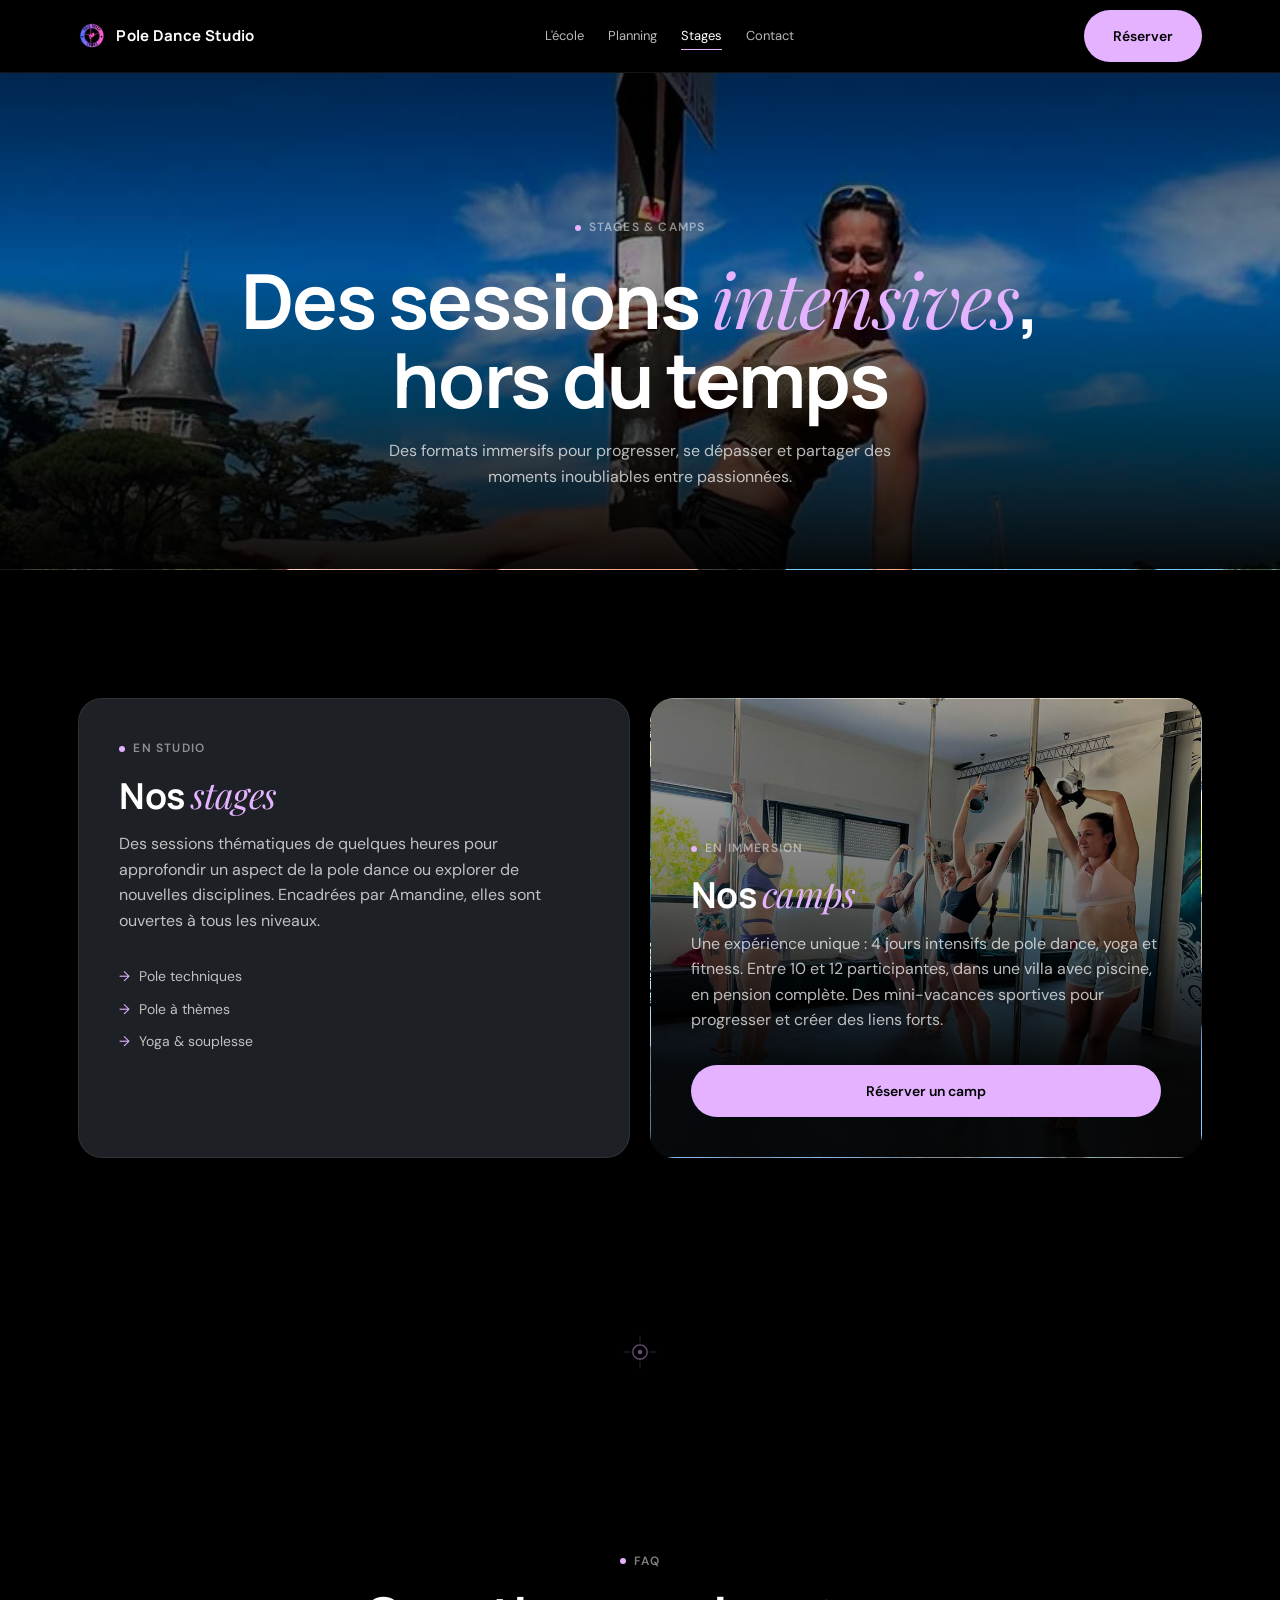
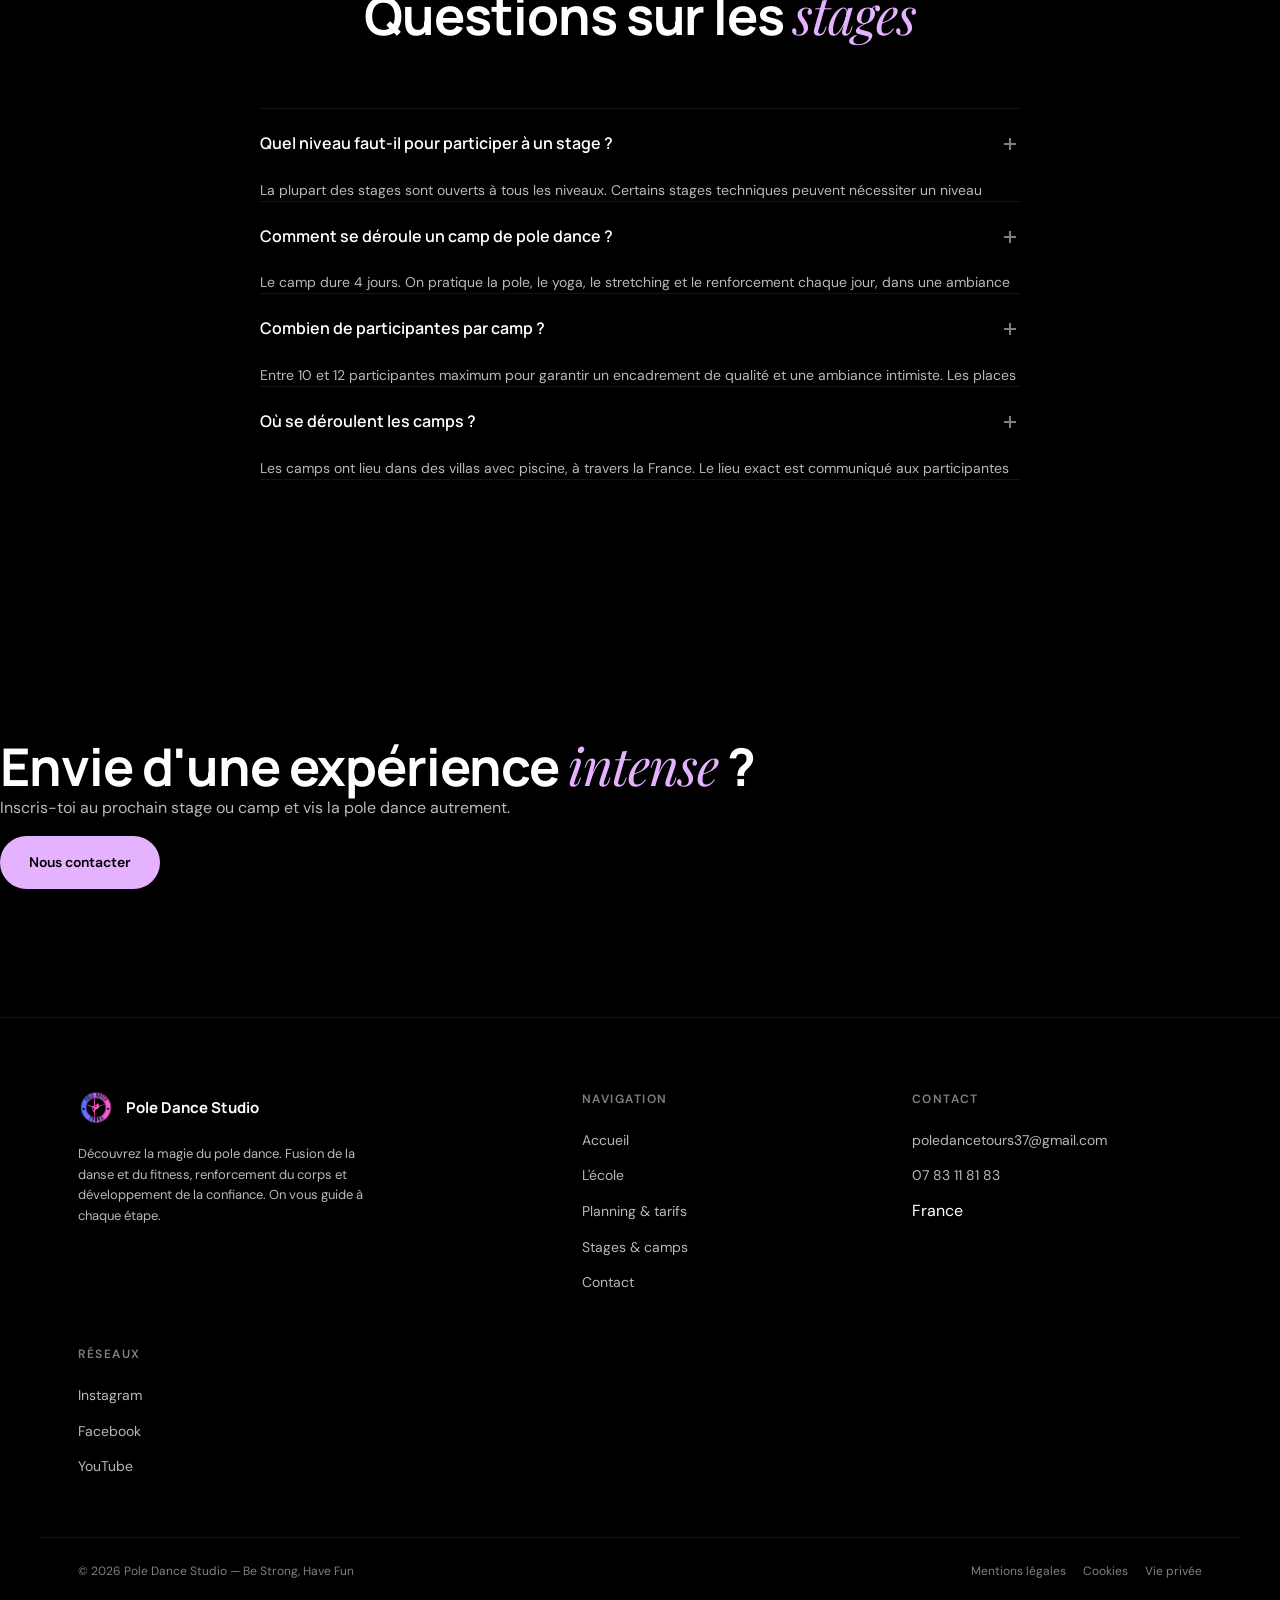
<file: stages.html>
<!doctype html>
<html lang="fr">
<head>
  <meta charset="utf-8">
  <meta name="viewport" content="width=device-width, initial-scale=1">
  <title>Stages &amp; Camps — Pole Dance Studio</title>
  <meta name="description" content="Stages intensifs de pole dance et camps sportifs avec Amandine. Yoga, souplesse, pole techniques et thèmes variés.">
  <link rel="icon" href="assets/images/logo-square-300.png">
  <link rel="preconnect" href="https://fonts.googleapis.com">
  <link rel="preconnect" href="https://fonts.gstatic.com" crossorigin>
  <link rel="stylesheet" href="https://fonts.googleapis.com/css2?family=Manrope:wght@400;500;600;700;800&family=DM+Sans:ital,wght@0,400;0,500;0,700;1,400;1,700&family=Playfair+Display:ital,wght@0,400;0,700;1,400;1,700&display=swap">
  <link rel="stylesheet" href="assets/css/style.css">
</head>
<body>

  <!-- NAV -->
  <div class="nav-wrap">
    <header class="nav">
      <a class="nav__logo" href="index.html">
        <img src="assets/images/logo-square-300.png" alt="" width="28" height="28">
        <span>Pole Dance Studio</span>
      </a>
      <nav class="nav__links" id="nav-links" aria-label="Navigation principale">
        <a href="ecole.html">L'école</a>
        <a href="planning.html">Planning</a>
        <a href="stages.html" class="is-active">Stages</a>
        <a href="contact.html">Contact</a>
      </nav>
      <div class="nav__cta">
        <a class="btn btn--primary" href="planning.html">Réserver</a>
        <button class="nav__burger" aria-label="Menu" aria-expanded="false" aria-controls="nav-links"><span aria-hidden="true"></span></button>
      </div>
    </header>
  </div>

  <!-- PAGE HERO -->
  <section class="page-hero" style="background-image:url('assets/images/amandine-portrait-home.jpg'); background-size:cover; background-position:center;">
    <span class="eyebrow" data-reveal="fade-up"><span class="dot" aria-hidden="true"></span> Stages &amp; camps</span>
    <h1 data-reveal="fade-up" data-reveal-delay="80">Des sessions <em>intensives</em>, hors du temps</h1>
    <p data-reveal="fade-up" data-reveal-delay="160">Des formats immersifs pour progresser, se dépasser et partager des moments inoubliables entre passionnées.</p>
  </section>

  <!-- PANELS -->
  <section>
    <div class="container">
      <div class="panels">
        <div class="panel" data-reveal="fade-up">
          <span class="eyebrow"><span class="dot" aria-hidden="true"></span> En studio</span>
          <h2>Nos <em>stages</em></h2>
          <p>Des sessions thématiques de quelques heures pour approfondir un aspect de la pole dance ou explorer de nouvelles disciplines. Encadrées par Amandine, elles sont ouvertes à tous les niveaux.</p>
          <ul style="list-style:none; padding:0; margin:0; display:grid; gap:10px;">
            <li style="font-size:0.875rem; color:var(--text-muted); padding-left:20px; position:relative;"><span style="position:absolute; left:0; color:var(--accent);">→</span> Pole techniques</li>
            <li style="font-size:0.875rem; color:var(--text-muted); padding-left:20px; position:relative;"><span style="position:absolute; left:0; color:var(--accent);">→</span> Pole à thèmes</li>
            <li style="font-size:0.875rem; color:var(--text-muted); padding-left:20px; position:relative;"><span style="position:absolute; left:0; color:var(--accent);">→</span> Yoga &amp; souplesse</li>
          </ul>
        </div>
        <div class="panel panel--image" data-reveal="fade-up" data-reveal-delay="100" style="background-image:url('assets/images/home-cours-pole-dance.jpg');">
          <span class="eyebrow"><span class="dot" aria-hidden="true"></span> En immersion</span>
          <h2>Nos <em>camps</em></h2>
          <p>Une expérience unique : 4 jours intensifs de pole dance, yoga et fitness. Entre 10 et 12 participantes, dans une villa avec piscine, en pension complète. Des mini-vacances sportives pour progresser et créer des liens forts.</p>
          <a class="btn btn--primary" href="contact.html">Réserver un camp</a>
        </div>
      </div>
    </div>
  </section>

  <div class="section-divider" data-reveal="scale-in">
    <svg viewBox="0 0 40 40" fill="none" xmlns="http://www.w3.org/2000/svg"><circle cx="20" cy="20" r="8" stroke="currentColor" stroke-width="1.5"/><circle cx="20" cy="20" r="2.5" fill="currentColor"/><line x1="20" y1="2" x2="20" y2="10" stroke="currentColor" stroke-width="1" opacity=".5"/><line x1="20" y1="30" x2="20" y2="38" stroke="currentColor" stroke-width="1" opacity=".5"/><line x1="2" y1="20" x2="10" y2="20" stroke="currentColor" stroke-width="1" opacity=".5"/><line x1="30" y1="20" x2="38" y2="20" stroke="currentColor" stroke-width="1" opacity=".5"/></svg>
  </div>

  <!-- FAQ -->
  <section>
    <div class="container">
      <div class="section-head">
        <span class="eyebrow" data-reveal="fade-up"><span class="dot" aria-hidden="true"></span> FAQ</span>
        <h2 data-reveal="fade-up" data-reveal-delay="80">Questions sur les <em>stages</em></h2>
      </div>
      <div class="faq-list">
        <div class="faq-item" data-reveal="fade-up">
          <button class="faq-q">Quel niveau faut-il pour participer à un stage ?</button>
          <div class="faq-a"><p>La plupart des stages sont ouverts à tous les niveaux. Certains stages techniques peuvent nécessiter un niveau minimum (débutant 2 ou intermédiaire). Le niveau requis est toujours précisé lors de l'inscription.</p></div>
        </div>
        <div class="faq-item" data-reveal="fade-up" data-reveal-delay="50">
          <button class="faq-q">Comment se déroule un camp de pole dance ?</button>
          <div class="faq-a"><p>Le camp dure 4 jours. On pratique la pole, le yoga, le stretching et le renforcement chaque jour, dans une ambiance conviviale. Le reste du temps est libre : piscine, détente, échanges. Les repas sont inclus en pension complète.</p></div>
        </div>
        <div class="faq-item" data-reveal="fade-up" data-reveal-delay="100">
          <button class="faq-q">Combien de participantes par camp ?</button>
          <div class="faq-a"><p>Entre 10 et 12 participantes maximum pour garantir un encadrement de qualité et une ambiance intimiste. Les places sont limitées et partent vite !</p></div>
        </div>
        <div class="faq-item" data-reveal="fade-up" data-reveal-delay="150">
          <button class="faq-q">Où se déroulent les camps ?</button>
          <div class="faq-a"><p>Les camps ont lieu dans des villas avec piscine, à travers la France. Le lieu exact est communiqué aux participantes après inscription. L'hébergement et la pension complète sont inclus dans le tarif.</p></div>
        </div>
      </div>
    </div>
  </section>

  <!-- CTA BANNER -->
  <section>
    <div class="cta-banner" data-reveal="fade-up">
      <h2>Envie d'une expérience <em>intense</em> ?</h2>
      <p>Inscris-toi au prochain stage ou camp et vis la pole dance autrement.</p>
      <a class="btn btn--primary" href="contact.html">Nous contacter</a>
    </div>
  </section>

  <!-- FOOTER -->
  <footer class="site-footer" data-reveal="fade-in">
    <div class="footer-grid">
      <div class="footer__about">
        <div class="footer__brand">
          <img src="assets/images/logo-square-300.png" alt="" width="36" height="36" loading="lazy" decoding="async">
          <span>Pole Dance Studio</span>
        </div>
        <p>Découvrez la magie du pole dance. Fusion de la danse et du fitness, renforcement du corps et développement de la confiance. On vous guide à chaque étape.</p>
      </div>
      <div>
        <h4>Navigation</h4>
        <ul>
          <li><a href="index.html">Accueil</a></li>
          <li><a href="ecole.html">L'école</a></li>
          <li><a href="planning.html">Planning &amp; tarifs</a></li>
          <li><a href="stages.html">Stages &amp; camps</a></li>
          <li><a href="contact.html">Contact</a></li>
        </ul>
      </div>
      <div>
        <h4>Contact</h4>
        <ul>
          <li><a href="mailto:poledancetours37@gmail.com">poledancetours37@gmail.com</a></li>
          <li><a href="tel:+33783118183">07 83 11 81 83</a></li>
          <li>France</li>
        </ul>
      </div>
      <div>
        <h4>Réseaux</h4>
        <ul>
          <li><a href="https://instagram.com/poledancetours" target="_blank" rel="noopener">Instagram</a></li>
          <li><a href="#" target="_blank" rel="noopener">Facebook</a></li>
          <li><a href="#" target="_blank" rel="noopener">YouTube</a></li>
        </ul>
      </div>
    </div>
    <div class="footer__bottom">
      <span>&copy; 2026 Pole Dance Studio — Be Strong, Have Fun</span>
      <div>
        <a href="#">Mentions légales</a>
        <a href="#">Cookies</a>
        <a href="#">Vie privée</a>
      </div>
    </div>
  </footer>

  <script src="assets/js/main.js"></script>
</body>
</html>
</file>
<file: assets/css/style.css>
/* ============================================================
   POLE DANCE STUDIO — V2 · Refonte home 1:1 template Pilates
   Manrope display · DM Sans body · Playfair Display accents
   ============================================================ */

:root {
  /* Palette sombre V1 */
  --bg:             #000000;
  --surface-1:      #1d2024;
  --surface-2:      #13151a;
  --surface-3:      #272b31;
  --border:         rgba(255,255,255,0.08);
  --border-strong:  rgba(255,255,255,0.16);
  --text:           #ffffff;
  --text-muted:     rgba(255,255,255,0.72);
  --text-dim:       rgba(255,255,255,0.50);
  --accent:         #e5b2ff;
  --accent-hover:   #d08ef5;

  /* Typo */
  --font-display:   "Manrope", "DM Sans", system-ui, sans-serif;
  --font-body:      "DM Sans", system-ui, sans-serif;
  --font-accent:    "Playfair Display", Georgia, serif;

  /* Échelle */
  --h1:       clamp(2.5rem, 6vw, 4.5rem);
  --h2:       clamp(1.75rem, 4vw, 3rem);
  --h3:       1.25rem;
  --body:     1rem;
  --small:    0.875rem;
  --eyebrow:  0.75rem;

  /* Espacement */
  --section-y:  clamp(72px, 10vw, 140px);
  --container:  1200px;
  --gutter:     clamp(20px, 3vw, 40px);
  --radius:     24px;
  --radius-sm:  16px;
  --radius-xs:  12px;
  --radius-pill: 999px;
  --card-gap:   20px;
}

/* === Reset === */
*,*::before,*::after{box-sizing:border-box}
html,body{margin:0;padding:0;background:var(--bg);color:var(--text);font-family:var(--font-body);font-size:16px;line-height:1.6;-webkit-font-smoothing:antialiased;overflow-x:hidden}
img{max-width:100%;display:block}
a{color:inherit;text-decoration:none}
button{font:inherit;cursor:pointer;background:none;border:0;color:inherit}
ul{list-style:none;padding:0;margin:0}

/* === Typography === */
h1,h2,h3,h4,h5{font-family:var(--font-display);font-weight:700;letter-spacing:-.02em;margin:0;color:var(--text);text-wrap:balance}
h1{font-size:clamp(2.75rem,6vw,4.75rem);line-height:1.05;letter-spacing:-.025em}
h2{font-size:clamp(2rem,4.5vw,3.25rem);line-height:1.1}
h3{font-size:var(--h3);line-height:1.3}
h5{font-size:1rem;font-weight:600}
p{color:var(--text-muted);margin:0 0 16px}
em,.serif{font-family:var(--font-accent);font-style:italic;font-weight:400;color:var(--accent)}

/* === Layout === */
.container{max-width:var(--container);margin-inline:auto;padding-inline:var(--gutter)}
section{padding-block:var(--section-y)}

/* === Buttons === */
.btn{display:inline-flex;align-items:center;justify-content:center;gap:8px;padding:14px 28px;border-radius:var(--radius-pill);font-family:var(--font-body);font-size:var(--small);font-weight:600;min-height:48px;transition:all .25s ease;border:1px solid transparent;white-space:nowrap;cursor:pointer;position:relative;overflow:hidden}
.btn--primary{background:var(--accent);color:#000}
.btn--primary:hover{background:var(--accent-hover);transform:translateY(-1px)}
.btn--primary::before{content:"";position:absolute;top:0;left:-75%;width:50%;height:100%;background:linear-gradient(90deg,transparent,rgba(255,255,255,.25),transparent);transform:skewX(-20deg);transition:none}
.btn--primary:hover::before{animation:btn-shine .6s ease forwards}
@keyframes btn-shine{to{left:125%}}
.btn--ghost{background:transparent;color:var(--text);border-color:var(--border-strong)}
.btn--ghost:hover{border-color:var(--text);background:rgba(255,255,255,.04)}

/* === Eyebrow === */
.eyebrow{display:inline-flex;align-items:center;gap:8px;font-size:var(--eyebrow);font-weight:600;letter-spacing:.1em;text-transform:uppercase;color:var(--text-dim)}
.eyebrow .dot{width:6px;height:6px;border-radius:50%;background:var(--accent)}

/* === Stars badge === */
.stars{display:inline-flex;align-items:center;gap:8px;padding:10px 20px;border-radius:var(--radius-pill);background:var(--surface-2);border:1px solid var(--border)}
.stars .stars-icons{color:var(--accent);font-size:14px;letter-spacing:2px}
.stars .stars-text{font-size:13px;color:var(--text-muted)}

/* === Nav === */
.nav-wrap{position:sticky;top:0;z-index:50;background:rgba(0,0,0,.7);backdrop-filter:blur(16px);-webkit-backdrop-filter:blur(16px);border-bottom:1px solid var(--border);padding-top:env(safe-area-inset-top);transition:background .2s ease}
.nav-wrap.is-scrolled{background:rgba(0,0,0,.88)}
.nav-wrap.is-scrolled .nav{height:56px}
.nav{max-width:var(--container);margin-inline:auto;padding:0 var(--gutter);height:72px;display:grid;grid-template-columns:auto 1fr auto;align-items:center;gap:20px;transition:height .2s ease}
.nav__logo{display:inline-flex;align-items:center;gap:10px;font-family:var(--font-display);font-weight:700;font-size:15px;letter-spacing:.02em}
.nav__logo img{width:28px;height:28px;border-radius:8px}
.nav__links{justify-self:center;display:flex;gap:24px}
.nav__links a{font-size:13px;color:var(--text-muted);transition:color .2s;position:relative}
.nav__links a::after{content:"";position:absolute;left:0;bottom:-4px;width:0;height:1.5px;background:var(--accent);transition:width .25s ease}
.nav__links a:hover::after,.nav__links a.is-active::after{width:100%}
.nav__links a:hover,.nav__links a.is-active{color:var(--text)}
.nav__cta{justify-self:end}
.nav__burger{display:none;width:44px;height:44px;border-radius:var(--radius-pill);border:1px solid var(--border-strong);align-items:center;justify-content:center}
.nav__burger span,.nav__burger span::before,.nav__burger span::after{content:"";display:block;width:18px;height:2px;background:#fff;position:relative}
.nav__burger span::before{position:absolute;top:-6px}
.nav__burger span::after{position:absolute;top:6px}

/* === Hero === */
.hero{text-align:center;padding:clamp(72px,10vw,130px) var(--gutter) clamp(56px,8vw,96px)}
.hero__badge{margin-bottom:24px}
.hero h1{max-width:14ch;margin:0 auto 20px}
.hero__lead{max-width:52ch;margin:0 auto 32px;font-size:1.05rem;color:var(--text-muted)}
.hero__images{display:flex;justify-content:center;align-items:flex-end;gap:24px;max-width:960px;margin:clamp(56px,8vw,96px) auto 0;padding-inline:var(--gutter)}
.hero__img{border-radius:var(--radius);overflow:hidden;border:1px solid var(--border)}
.hero__img img{width:100%;height:100%;object-fit:cover;display:block}
.hero__img--left{flex:0 0 24%;max-width:280px;transform:rotate(-5deg) translateY(12px)}
.hero__img--left img{aspect-ratio:4/5}
.hero__img--center{flex:0 0 42%;max-width:480px;transform:translateY(-12px);z-index:2}
.hero__img--center img{aspect-ratio:16/10}
.hero__img--right{flex:0 0 24%;max-width:280px;transform:rotate(5deg) translateY(12px)}
.hero__img--right img{aspect-ratio:4/5}

/* === Section head === */
.section-head{text-align:center;max-width:640px;margin:0 auto clamp(40px,5vw,64px)}
.section-head .eyebrow{margin-bottom:14px}
.section-head h2{margin-bottom:12px}
.section-head p{margin-bottom:0}

/* === Section divider === */
.section-divider{display:flex;justify-content:center;padding:clamp(28px,4vw,48px) 0}
.section-divider svg{width:36px;height:36px;color:var(--accent);opacity:.45}

/* === Instructors (no chrome, pin-board style) === */
.instructors{display:grid;grid-template-columns:repeat(3,1fr);gap:var(--card-gap)}
.instructor-card{transition:transform .3s ease}
.instructor-card:hover{transform:translateY(-3px)}
.instructor-card__img{border-radius:var(--radius);overflow:hidden;aspect-ratio:4/5}
.instructor-card__img img{width:100%;height:100%;object-fit:cover;transition:transform .6s ease}
.instructor-card:hover .instructor-card__img img{transform:scale(1.02)}
.instructor-card__body{padding-top:16px}
.instructor-card h5{margin-bottom:4px}
.instructor-card .tagline{font-size:var(--small);color:var(--text-muted)}

/* === Class types (2x2 checkerboard) === */
.classes-grid{display:grid;grid-template-columns:repeat(2,1fr);gap:var(--card-gap)}
.class-card{display:grid;grid-template-columns:1fr 1fr;gap:0;background:var(--surface-1);border:1px solid var(--border);border-radius:var(--radius);overflow:hidden;transition:border-color .3s,transform .3s}
.class-card:hover{border-color:var(--border-strong);transform:translateY(-3px)}
.class-card--reverse{direction:rtl}
.class-card--reverse>*{direction:ltr}
.class-card__img{aspect-ratio:1/1}
.class-card__img img{width:100%;height:100%;object-fit:cover;transition:transform .6s ease}
.class-card:hover .class-card__img img{transform:scale(1.05)}
.class-card__body{padding:28px;display:flex;flex-direction:column;justify-content:center;gap:10px}
.class-card h3{font-size:1.15rem}
.class-card p{font-size:var(--small);margin:0}

/* === Schedule (grid rows per day) === */
.schedule{display:grid;gap:32px}
.schedule__day{border-top:1px solid var(--border);padding-top:16px}
.schedule__day-title{font-family:var(--font-display);font-size:.875rem;font-weight:700;letter-spacing:.12em;text-transform:uppercase;color:var(--accent);padding-bottom:8px}
.schedule__row{display:grid;grid-template-columns:100px 80px 1fr 140px;gap:16px;padding:14px 0;border-top:1px solid var(--border);font-size:var(--small)}
.schedule__time{font-family:var(--font-display);font-weight:500;color:var(--text)}
.schedule__duration{color:var(--text-dim)}
.schedule__class{font-weight:600;color:var(--text)}
.schedule__coach{color:var(--text-muted);text-align:right}

/* === Pricing === */
.pricing-grid{display:grid;grid-template-columns:repeat(3,1fr);gap:var(--card-gap)}
.price-card{background:var(--surface-1);border:1px solid var(--border);border-radius:var(--radius);padding:36px 28px;display:flex;flex-direction:column;gap:16px;transition:border-color .3s,transform .3s}
.price-card:hover{border-color:var(--border-strong);transform:translateY(-3px)}
.price-card--featured{border-color:var(--accent);background:linear-gradient(180deg,rgba(229,178,255,.10),var(--surface-1));box-shadow:0 24px 80px -24px rgba(229,178,255,.35)}
.price-card--featured:hover{box-shadow:0 32px 100px -24px rgba(229,178,255,.45)}
.price-card__badge{display:inline-block;padding:4px 12px;border-radius:var(--radius-pill);background:var(--accent);color:#000;font-size:11px;font-weight:700;letter-spacing:.06em;text-transform:uppercase;align-self:flex-start}
.price-card__icon{margin-bottom:4px;color:var(--accent)}
.price-card__icon svg{width:32px;height:32px}
.price-card__label{font-size:12px;letter-spacing:.1em;text-transform:uppercase;color:var(--text-dim)}
.price-card h3{font-size:1.15rem}
.price-card__price{font-family:var(--font-display);font-size:clamp(2.5rem,5vw,3.5rem);font-weight:700;line-height:1;letter-spacing:-.02em}
.price-card__price small{font-size:.4em;color:var(--text-dim);font-weight:400;vertical-align:baseline;margin-left:4px}
.price-card p{font-size:var(--small);margin:0}

/* === Reviews (slider) === */
.reviews-wrap{position:relative}
.reviews-track{display:grid;grid-template-columns:repeat(4,1fr);gap:var(--card-gap)}
.testimonial{background:var(--surface-1);border:1px solid var(--border);border-radius:var(--radius);padding:28px;display:flex;flex-direction:column;gap:20px;transition:border-color .3s}
.testimonial:hover{border-color:var(--border-strong)}
.testimonial__stars{color:var(--accent);font-size:14px;letter-spacing:2px}
.testimonial__quote{font-size:.9rem;line-height:1.6;color:var(--text);flex:1}
.testimonial__author{display:flex;align-items:center;gap:12px;padding-top:16px;border-top:1px solid var(--border)}
.testimonial__avatar{width:44px;height:44px;border-radius:50%;background:var(--surface-2);border:1px solid var(--border);display:flex;align-items:center;justify-content:center;font-family:var(--font-accent);font-style:italic;font-weight:700;color:var(--accent);font-size:16px;flex-shrink:0}
.testimonial__name{font-weight:600;font-size:14px}
.testimonial__role{font-size:12px;color:var(--text-dim)}
.reviews-nav{display:flex;align-items:center;justify-content:center;gap:16px;margin-top:28px}
.reviews-nav button{width:44px;height:44px;border-radius:50%;border:1px solid var(--border-strong);background:transparent;color:var(--text);display:inline-flex;align-items:center;justify-content:center;font-size:18px;transition:all .2s}
.reviews-nav button:hover{border-color:var(--text);background:rgba(255,255,255,.05)}
.reviews-nav button:disabled{opacity:.3;cursor:default}

/* === Studio features + gallery === */
.studio-features{display:grid;grid-template-columns:repeat(3,1fr);gap:var(--card-gap);margin-bottom:clamp(32px,5vw,56px)}
.studio-feature{text-align:center;padding:24px 16px}
.studio-feature__icon{margin-bottom:16px;color:var(--accent)}
.studio-feature__icon svg{width:44px;height:44px;margin-inline:auto}
.studio-feature h3{font-size:1.1rem;margin-bottom:8px}
.studio-feature p{font-size:var(--small);margin:0;color:var(--text-muted)}

.studio-gallery{display:grid;grid-template-columns:1fr 1.4fr 1fr 1.4fr 1fr;gap:12px}
.studio-gallery__img{border-radius:var(--radius-sm);overflow:hidden;border:1px solid var(--border)}
.studio-gallery__img img{width:100%;height:100%;object-fit:cover;transition:transform .6s ease}
.studio-gallery__img:hover img{transform:scale(1.04)}
.studio-gallery__img--portrait{aspect-ratio:4/5}
.studio-gallery__img--landscape{aspect-ratio:16/10}

/* === Location (centered, full-width map) === */
.location-head{text-align:center;max-width:640px;margin:0 auto clamp(28px,4vw,48px)}
.location-head h2{margin-bottom:12px}
.location-head .address{font-family:var(--font-accent);font-style:italic;font-size:1rem;color:var(--text-muted);margin-top:16px}
.location-map{border-radius:var(--radius);overflow:hidden;border:1px solid var(--border);background:var(--surface-1);position:relative;min-height:480px;height:50vh;max-height:600px}
#studio-map{width:100%;height:100%}
.leaflet-container{background:var(--surface-1)!important}
.studio-marker__dot{width:20px;height:20px;border-radius:50%;background:var(--accent);box-shadow:0 0 0 4px rgba(229,178,255,.25),0 0 0 12px rgba(229,178,255,.10);animation:marker-pulse 2s ease-in-out infinite}
@keyframes marker-pulse{0%,100%{box-shadow:0 0 0 4px rgba(229,178,255,.25),0 0 0 12px rgba(229,178,255,.10)}50%{box-shadow:0 0 0 6px rgba(229,178,255,.35),0 0 0 18px rgba(229,178,255,.05)}}

/* === FAQ === */
.faq-list{max-width:760px;margin-inline:auto;display:grid;gap:0}
.faq-item{border-bottom:1px solid var(--border)}
.faq-item:first-child{border-top:1px solid var(--border)}
.faq-q{width:100%;display:flex;justify-content:space-between;align-items:center;gap:16px;padding:22px 0;font-family:var(--font-display);font-weight:600;font-size:1rem;color:var(--text);text-align:left;cursor:pointer;background:transparent;border:0}
.faq-q::after{content:"";display:block;width:20px;height:20px;flex-shrink:0;background:currentColor;-webkit-mask:url("data:image/svg+xml,%3Csvg xmlns='http://www.w3.org/2000/svg' width='20' height='20' fill='none' stroke='currentColor' stroke-width='2'%3E%3Cline x1='10' y1='4' x2='10' y2='16'/%3E%3Cline x1='4' y1='10' x2='16' y2='10'/%3E%3C/svg%3E") center/contain no-repeat;mask:url("data:image/svg+xml,%3Csvg xmlns='http://www.w3.org/2000/svg' width='20' height='20' fill='none' stroke='currentColor' stroke-width='2'%3E%3Cline x1='10' y1='4' x2='10' y2='16'/%3E%3Cline x1='4' y1='10' x2='16' y2='10'/%3E%3C/svg%3E") center/contain no-repeat;transition:transform .3s ease;color:var(--text-dim)}
.faq-item.is-open .faq-q::after{transform:rotate(45deg)}
.faq-a{display:grid;grid-template-rows:0fr;transition:grid-template-rows .35s ease}
.faq-a>*{overflow:hidden}
.faq-item.is-open .faq-a{grid-template-rows:1fr}
.faq-a p{font-size:var(--small);color:var(--text-muted);padding-bottom:22px;margin:0}

/* === Footer === */
.site-footer{border-top:1px solid var(--border);padding:72px 0 36px;background:var(--bg)}
.footer-grid{max-width:var(--container);margin-inline:auto;padding-inline:var(--gutter);display:grid;grid-template-columns:1.6fr 1fr 1fr;gap:40px;margin-bottom:48px}
.footer-grid h4{font-family:var(--font-body);font-size:12px;font-weight:600;letter-spacing:.12em;text-transform:uppercase;color:var(--text-dim);margin:0 0 18px}
.footer-grid li{margin-bottom:10px}
.footer-grid a{font-size:14px;color:var(--text-muted)}
.footer-grid a:hover{color:var(--accent)}
.footer__brand{display:flex;align-items:center;gap:12px;margin-bottom:18px;font-family:var(--font-display);font-weight:700;font-size:15px}
.footer__brand img{width:36px;height:36px;border-radius:10px}
.footer__about p{font-size:13px;max-width:34ch}
.footer__bottom{max-width:var(--container);margin-inline:auto;padding:24px var(--gutter) 0;border-top:1px solid var(--border);display:flex;justify-content:space-between;font-size:12px;color:var(--text-dim);flex-wrap:wrap;gap:12px}
.footer__bottom a{color:var(--text-dim);margin-left:14px}
.footer__bottom a:hover{color:var(--text)}

/* === Page hero (inner pages) === */
.page-hero{text-align:center;padding:140px var(--gutter) 80px;border-bottom:1px solid var(--border);background:radial-gradient(ellipse 60% 50% at 50% 0%,rgba(229,178,255,.12),transparent 70%),var(--bg);position:relative;overflow:hidden;isolation:isolate;background-size:cover;background-position:center 30%;background-repeat:no-repeat}
.page-hero::before{content:"";position:absolute;inset:0;background:linear-gradient(180deg,rgba(0,0,0,.65) 0%,rgba(0,0,0,.4) 40%,rgba(0,0,0,.95) 100%);z-index:-1}
.page-hero__inner{max-width:var(--container);margin-inline:auto;position:relative;z-index:1}
.page-hero .eyebrow{margin-bottom:20px}
.page-hero h1{max-width:18ch;margin:0 auto 18px}
.page-hero p{max-width:52ch;margin:0 auto}

/* === Split (inner pages) === */
.split{display:grid;grid-template-columns:1fr 1fr;gap:clamp(32px,5vw,72px);align-items:center}
.split__visual{border-radius:var(--radius);overflow:hidden;border:1px solid var(--border);aspect-ratio:3/4}
.split__visual img{width:100%;height:100%;object-fit:cover}
.split__content .eyebrow{margin-bottom:16px}
.split__content h2{margin-bottom:20px}
.split__content p{margin-bottom:14px}
.chip-list{display:flex;flex-wrap:wrap;gap:8px;margin:24px 0 28px}
.chip{padding:8px 16px;border:1px solid var(--border-strong);border-radius:var(--radius-pill);font-size:13px;color:var(--text-muted)}

/* === Contact (inner pages) === */
.contact-grid{display:grid;grid-template-columns:1fr 1fr;gap:clamp(32px,5vw,60px);align-items:start}
.contact-info ul{display:grid;gap:18px;margin-top:20px}
.contact-info li{font-size:15px;color:var(--text-muted)}
.contact-info strong{display:block;font-size:11px;letter-spacing:.12em;text-transform:uppercase;color:var(--text-dim);margin-bottom:4px;font-weight:600}
.contact-form{display:grid;gap:14px;background:var(--surface-1);border:1px solid var(--border);border-radius:var(--radius);padding:32px}
.contact-form label{font-size:11px;letter-spacing:.12em;text-transform:uppercase;color:var(--text-dim)}
.contact-form input,.contact-form textarea{background:rgba(255,255,255,.03);border:1px solid var(--border-strong);border-radius:var(--radius-xs);padding:14px 16px;color:#fff;font:inherit;font-size:14px;outline:none;transition:border-color .2s;min-height:48px}
.contact-form textarea{min-height:140px;resize:vertical}
.contact-form input:focus,.contact-form textarea:focus{border-color:var(--accent)}

/* === Stages panels (inner pages) === */
.panels{display:grid;grid-template-columns:1fr 1fr;gap:var(--card-gap)}
.panel{background:var(--surface-1);border:1px solid var(--border);border-radius:var(--radius);padding:40px;min-height:460px;display:flex;flex-direction:column;gap:16px}
.panel h2{font-size:clamp(1.5rem,2.8vw,2.25rem)}
.panel--image{background-size:cover;background-position:center;position:relative;isolation:isolate;justify-content:flex-end}
.panel--image::before{content:"";position:absolute;inset:0;background:linear-gradient(180deg,rgba(0,0,0,.3) 0%,rgba(0,0,0,.55) 45%,rgba(0,0,0,.95) 80%);z-index:-1}

/* === Schedule image fallback (planning.html) === */
.schedule-img{border:1px solid var(--border);border-radius:var(--radius);overflow:hidden;background:var(--surface-1)}
.schedule-img img{width:100%;display:block}

/* === Scroll reveal === */
[data-reveal]{opacity:0;transition:opacity .6s ease,transform .6s ease}
[data-reveal="fade-up"]{transform:translateY(28px)}
[data-reveal="fade-in"]{transform:none}
[data-reveal="scale-in"]{transform:scale(.85)}
[data-reveal="slide-left"]{transform:translateX(-32px)}
[data-reveal="slide-right"]{transform:translateX(32px)}
[data-reveal].is-visible{opacity:1;transform:none}

/* Hero images special reveal */
.hero__img--left[data-reveal]{transform:rotate(-12deg) translateY(40px);opacity:0}
.hero__img--center[data-reveal]{transform:translateY(40px);opacity:0}
.hero__img--right[data-reveal]{transform:rotate(12deg) translateY(40px);opacity:0}
.hero__img--left[data-reveal].is-visible{transform:rotate(-5deg) translateY(12px);opacity:1}
.hero__img--center[data-reveal].is-visible{transform:translateY(-12px);opacity:1}
.hero__img--right[data-reveal].is-visible{transform:rotate(5deg) translateY(12px);opacity:1}

/* === Accessibility === */
:focus-visible{outline:2px solid var(--accent);outline-offset:3px;border-radius:4px}
.btn:focus-visible{outline-offset:3px}
@media(prefers-reduced-motion:reduce){
  *,*::before,*::after{animation-duration:.01ms!important;animation-iteration-count:1!important;transition-duration:.01ms!important}
  [data-reveal]{opacity:1!important;transform:none!important}
}

/* === Responsive === */
@media(max-width:1200px){
  .instructors{grid-template-columns:repeat(2,1fr)}
  .pricing-grid{grid-template-columns:repeat(2,1fr)}
  .studio-gallery{grid-template-columns:repeat(3,1fr)}
  .studio-gallery__img--portrait,.studio-gallery__img--landscape{aspect-ratio:4/3}
  .footer-grid{grid-template-columns:1fr 1fr}
}
@media(max-width:900px){
  .nav__links{display:none;position:fixed;top:72px;left:12px;right:12px;flex-direction:column;padding:18px;background:rgba(0,0,0,.95);backdrop-filter:blur(14px);border:1px solid var(--border);border-radius:18px;z-index:40;gap:4px}
  .nav__links.is-open{display:flex}
  .nav__links a{text-align:center;padding:12px}
  .nav__links a::after{display:none}
  .nav__burger{display:inline-flex}
  .nav__cta .btn{display:none}
  .nav{grid-template-columns:auto 1fr;height:64px}
  .hero__images{flex-direction:column;align-items:center;gap:20px}
  .hero__img{flex:0 0 auto;max-width:100%!important;width:100%}
  .hero__img--left,.hero__img--right,.hero__img--center{transform:none!important}
  .split,.contact-grid,.panels{grid-template-columns:1fr}
  .classes-grid{grid-template-columns:1fr}
  .class-card--reverse{direction:ltr}
  .studio-features{grid-template-columns:1fr}
  .studio-gallery{grid-template-columns:repeat(3,1fr)}
  .reviews-track{grid-template-columns:repeat(2,1fr)}
  .schedule__row{grid-template-columns:80px 60px 1fr 100px;gap:10px;font-size:13px}
}
@media(max-width:640px){
  .hero__img:nth-child(1),.hero__img:nth-child(3){display:none}
  .instructors{grid-template-columns:1fr}
  .pricing-grid{grid-template-columns:1fr}
  .class-card{grid-template-columns:1fr}
  .class-card__img{aspect-ratio:16/9}
  .reviews-track{display:flex;overflow-x:auto;scroll-snap-type:x mandatory;-webkit-overflow-scrolling:touch;scrollbar-width:none}
  .reviews-track::-webkit-scrollbar{display:none}
  .testimonial{flex:0 0 85vw;scroll-snap-align:start}
  .studio-gallery{display:flex;overflow-x:auto;scroll-snap-type:x mandatory;gap:12px;padding-bottom:8px;scrollbar-width:none}
  .studio-gallery::-webkit-scrollbar{display:none}
  .studio-gallery__img{flex:0 0 70vw;scroll-snap-align:start}
  .footer-grid{grid-template-columns:1fr}
  .footer__bottom{flex-direction:column}
  .panel{padding:28px;min-height:380px}
  .schedule__row{grid-template-columns:1fr 1fr;gap:6px}
  .schedule__time,.schedule__class{font-weight:600}
  .schedule__duration,.schedule__coach{font-size:12px}
  .location-map{min-height:320px;height:40vh}
}
</file>
